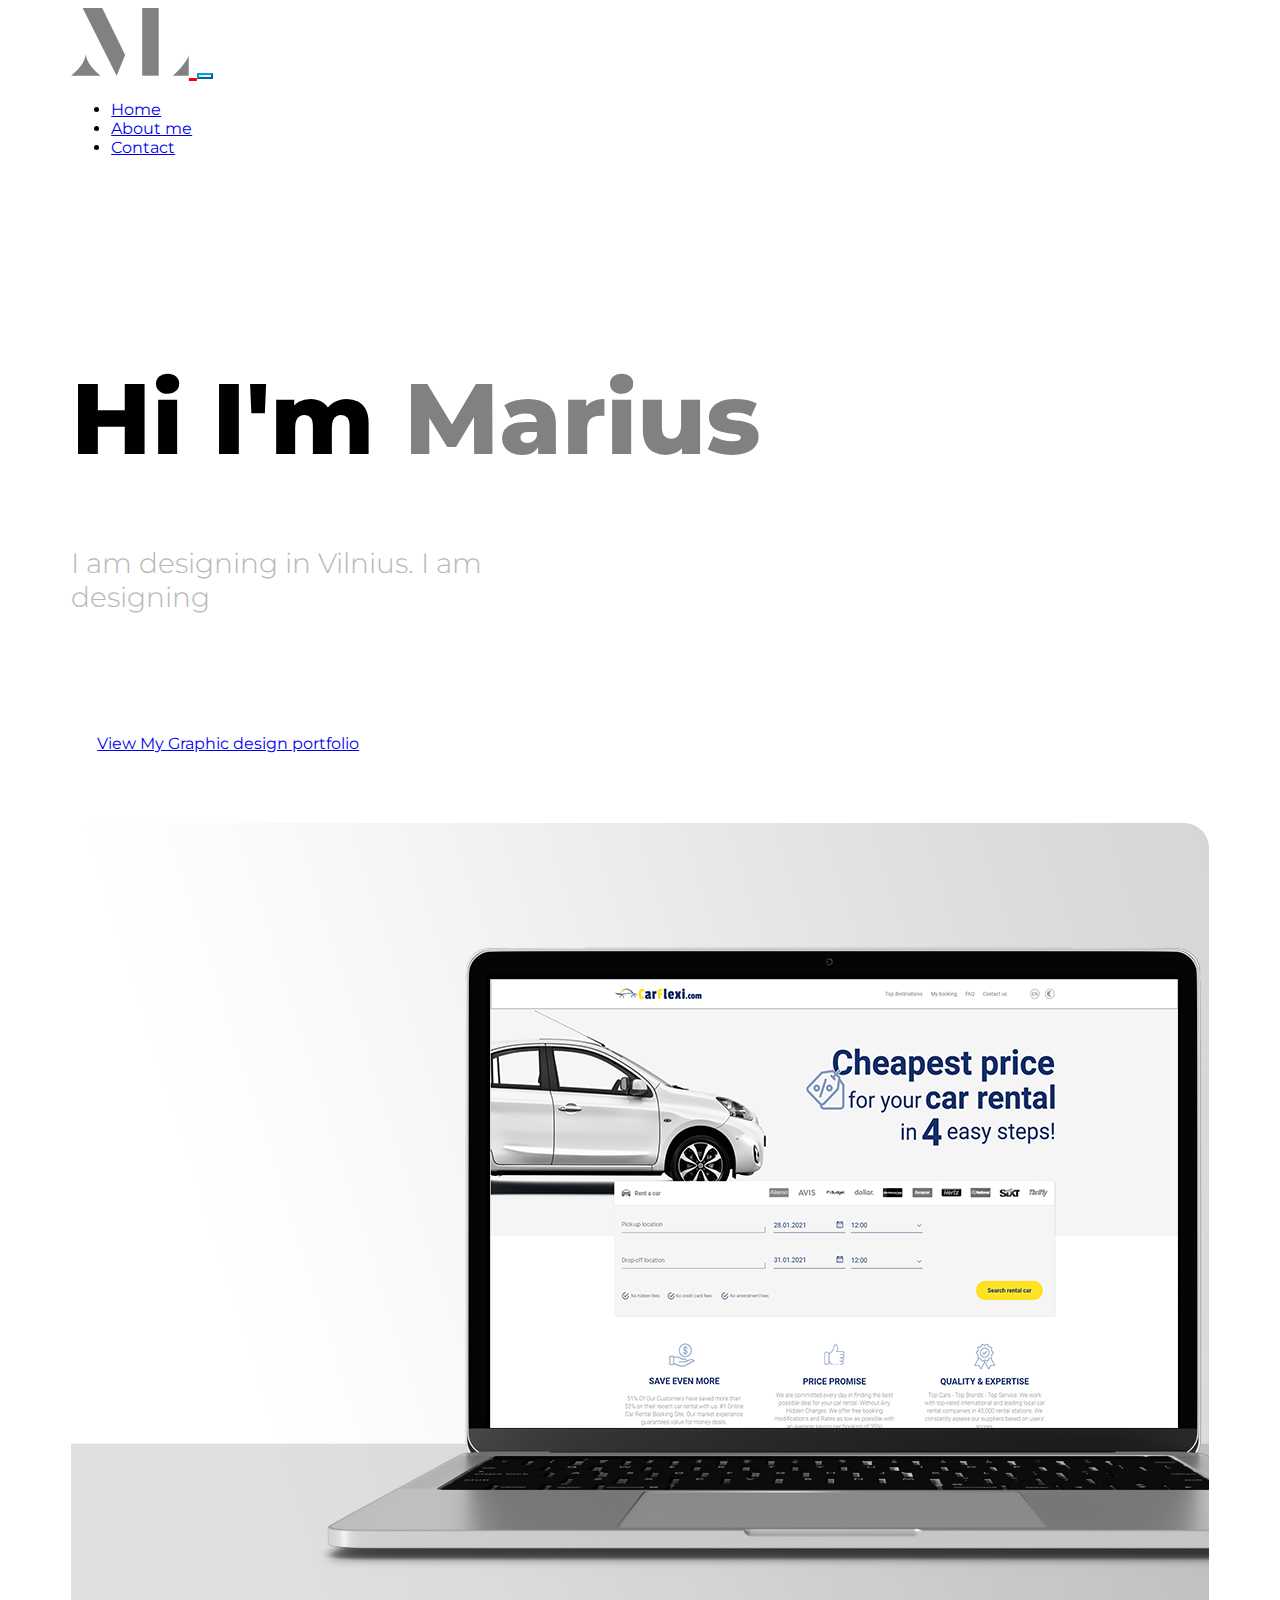
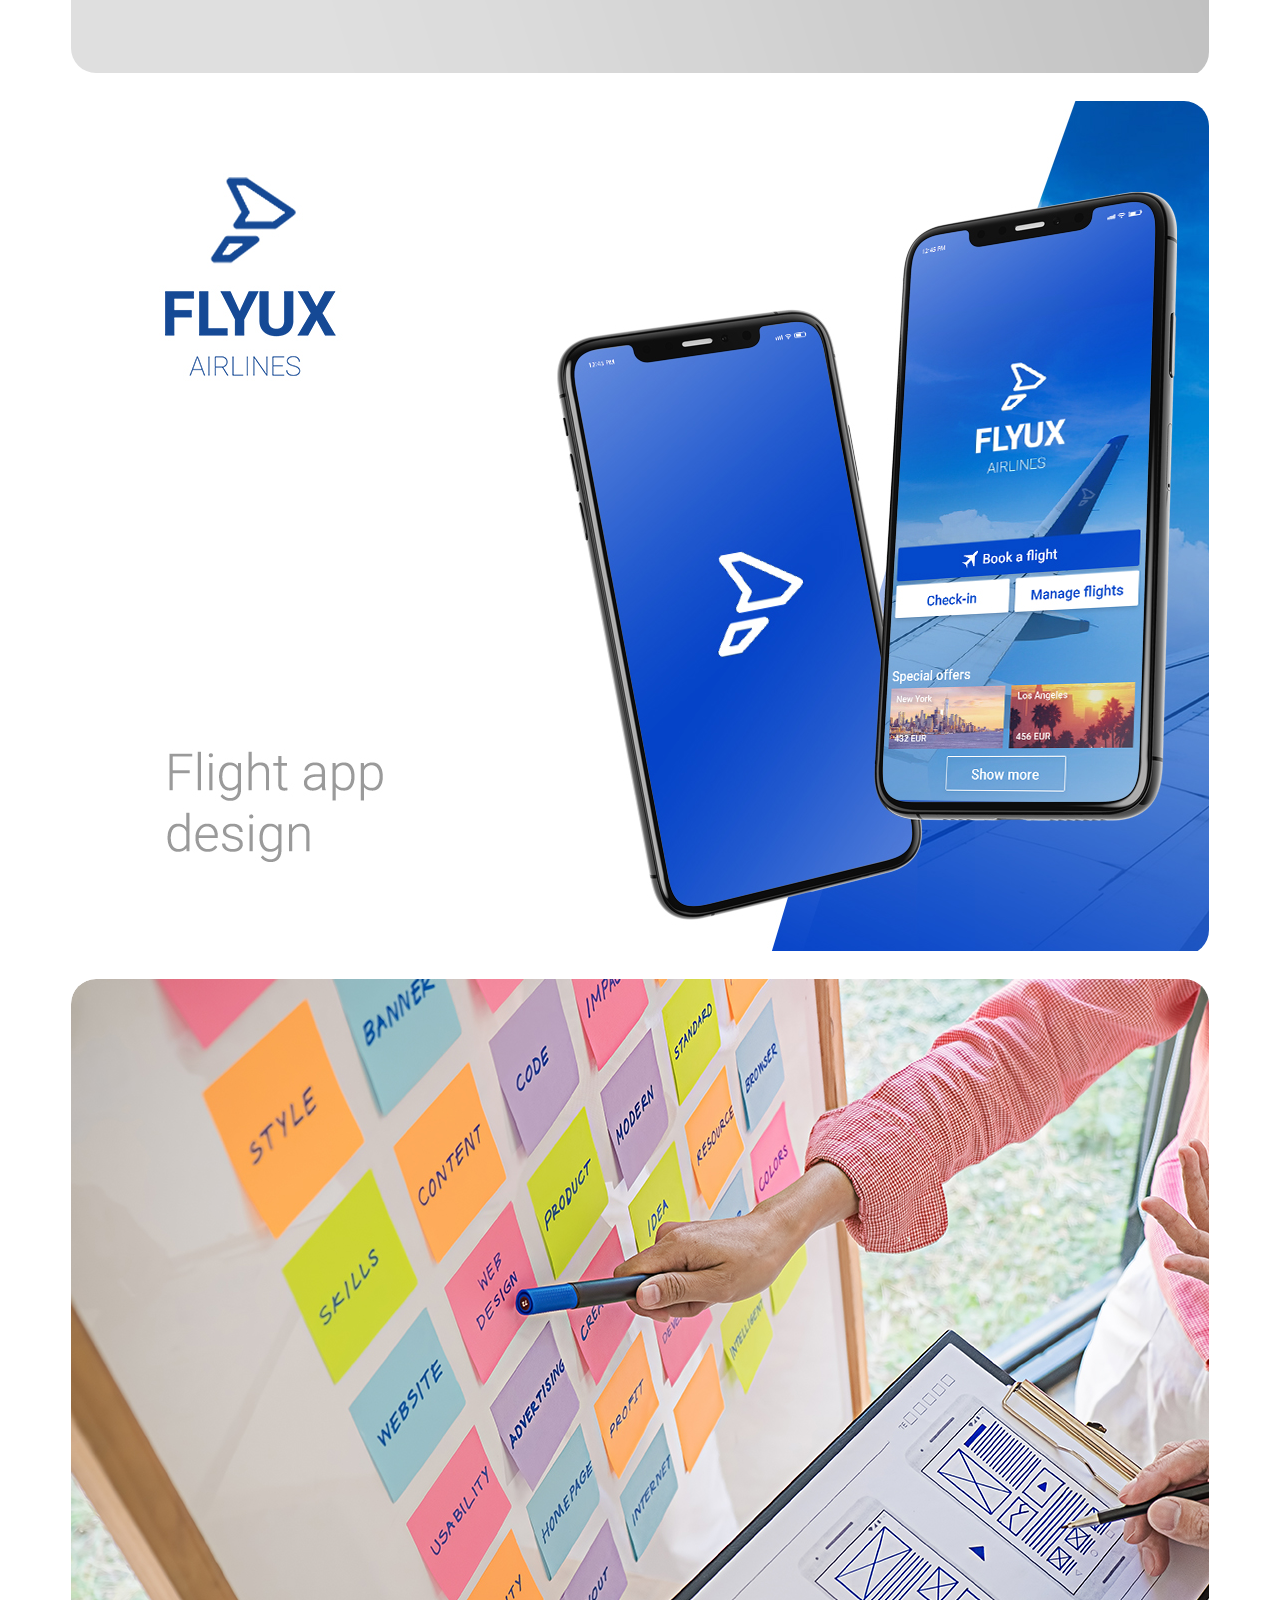
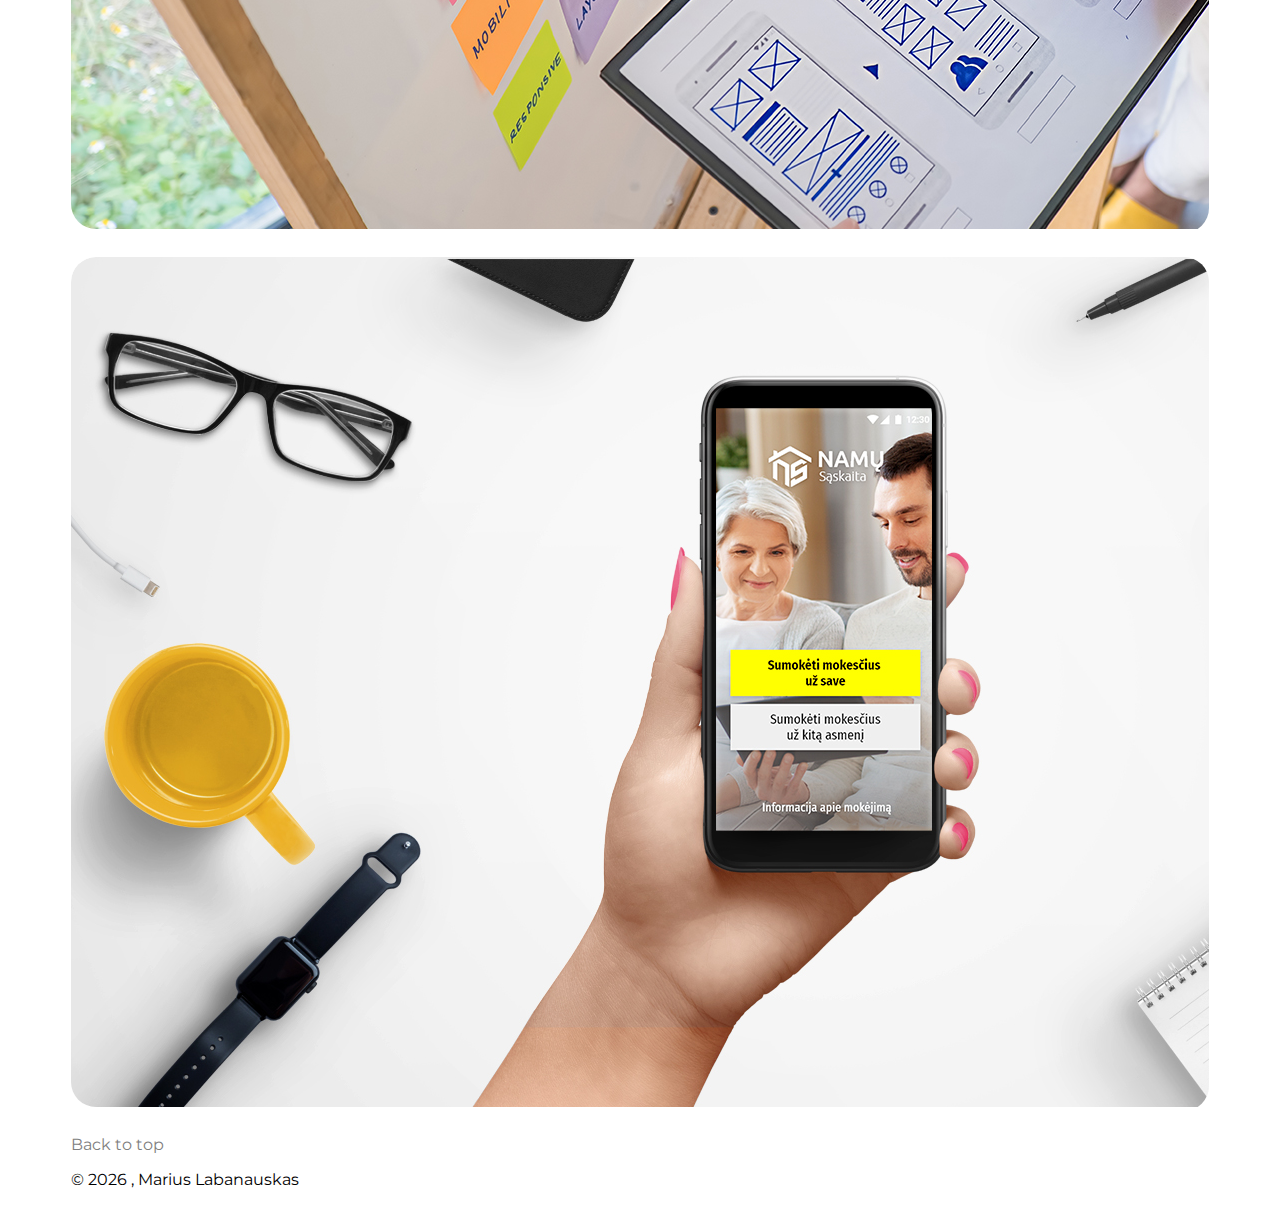
<file: index.html>
<!doctype html>
<html lang="en">
<head>
    <!-- Required meta tags -->
    <meta charset="utf-8">
    <meta name="viewport" content="width=device-width, initial-scale=1">

    <!-- Bootstrap CSS -->
    <link href="https://cdn.jsdelivr.net/npm/bootstrap@5.0.1/dist/css/bootstrap.min.css" rel="stylesheet"
          integrity="sha384-+0n0xVW2eSR5OomGNYDnhzAbDsOXxcvSN1TPprVMTNDbiYZCxYbOOl7+AMvyTG2x" crossorigin="anonymous">
    <link rel="stylesheet" type="text/css" href="css/style.css">

    <!-- Fonts link -->
    <link href="https://fonts.googleapis.com/css2?family=Lato:wght@100;300;400;700;900&display=swap" rel="stylesheet">
    <link href="https://fonts.googleapis.com/css2?family=Inter:wght@100;200;300;400;500;600;700;800;900&display=swap"
          rel="stylesheet">
    <link href="https://fonts.googleapis.com/css2?family=Ubuntu:ital,wght@0,300;0,400;0,500;0,700;1,300;1,400;1,500;1,700&display=swap"
          rel="stylesheet">
    <link href="https://fonts.googleapis.com/css2?family=Zilla+Slab:ital,wght@0,300;0,400;0,500;0,600;0,700;1,300;1,400;1,500;1,600;1,700&display=swap"
          rel="stylesheet">
    <link href="https://fonts.googleapis.com/css2?family=Arvo:ital,wght@0,400;0,700;1,400;1,700&display=swap"
          rel="stylesheet">
    <link href="https://fonts.googleapis.com/css2?family=Poppins:ital,wght@0,100;0,200;0,300;0,400;0,500;0,600;0,700;0,800;0,900;1,100;1,200;1,300;1,400;1,500;1,600;1,700;1,800&display=swap"
          rel="stylesheet">
    <link href="https://fonts.googleapis.com/css2?family=Zen+Dots&display=swap" rel="stylesheet">
    <link rel="preconnect" href="https://fonts.gstatic.com">
    <link href="https://fonts.googleapis.com/css2?family=Montserrat:wght@100;200;300;500;600;800&display=swap"
          rel="stylesheet">

    <title>Marius portfolio</title>
</head>
<body>


<!-- Navigacijos pradžia -->
<nav class="navbar navbar-expand-lg navbar-light bg-light fixed-top">
    <div class="container-fluid">
        <a class="navbar-brand" href="index.html">
            <svg id="ml" xmlns="http://www.w3.org/2000/svg" width="117.71" height="67.7" viewBox="0 0 117.71 67.7">
                <path id="Path_1" data-name="Path 1"
                      d="M656.72,585.13h29.62s-14.55-10.85-14.81-22.22C671.53,562.91,672.17,573.13,656.72,585.13Z"
                      transform="translate(-656.72 -517.43)" fill="#818181"/>
                <path id="Path_2" data-name="Path 2" d="M758.6,585.13h15.83V564.32S773.79,571.09,758.6,585.13Z"
                      transform="translate(-656.72 -517.43)" fill="#818181"/>
                <path id="Path_3" data-name="Path 3" d="M11.62,0H31.19L54.17,46.89,45.66,67.7Z" fill="#818181"/>
                <rect id="Rectangle_1" data-name="Rectangle 1" width="16.51" height="67.7" transform="translate(71.19)"
                      fill="#818181"/>
            </svg>

        </a>
        <button class="navbar-toggler custom-toggler" type="button" data-bs-toggle="collapse"
                data-bs-target="#navbarNav" aria-controls="navbarNav" aria-expanded="false"
                aria-label="Toggle navigation">
            <span class="navbar-toggler-icon"></span>
        </button>
        <div class="collapse navbar-collapse" id="navbarNav">
            <ul class="navbar-nav">
                <li class="nav-item">
                    <a class="nav-link active" aria-current="page" href="index.html">Home</a>
                </li>
                <li class="nav-item">
                    <a class="nav-link" href="about.html">About me</a>
                </li>
                <li class="nav-item">
                    <a class="nav-link" href="contact.html">Contact</a>
                </li>
            </ul>
        </div>
    </div>
</nav>
<!-- Navigacijos pabaiga -->

<div class="parallax2">

    <div class="mycontainer">
        <main>
            <!-- Užrašo pradžia -->
            <section class="home">
                <div class="row">
                    <div class="col-lg-6 home-content">
                        <h1 class="home-title">Hi I'm <span>Marius</span></h1>
                        <p>I am designing in Vilnius. I am <br>designing <span class="element" data-text1="web design."
                                                                               data-text2="ux." data-text3="brands."
                                                                               data-loop="true"
                                                                               data-backdelay="1500"></span></p>
                    </div>
                  <div class="col-lg-6 offset-md-3 justify-content-center d-flex">
                    <a href="https://mariuslabas.portfoliobox.net/" target="_blank" type="button" role="button" class="btn btn-outline-secondary mt-4 mb-5">View My Graphic design portfolio</a>
                  </div>
                </div>
            </section>
            <!-- Užrašo pabaiga -->

            <!-- Čia prasideda projektų grid listas -->
            <section class="grid">
                <div class="row">
                    <!-- Pirmas projektas -->
                    <div class="col-sm-6 col-md-6 col-lg-6 item">
                        <a class="item-wrap" href="project1.html">
                            <div class="work-info">
                                <h3>Web svetainės rebrandingas</h3>
                                <span>www.Carflexi.com</span>
                            </div>
                            <img class="img-fluid" src="img/carflex.png">
                        </a>
                    </div>
                    <!-- Pirmo projekto pabaiga -->

                    <!-- Antras projektas -->
                    <div class="col-sm-6 col-md-6 col-lg-6 item">
                        <a class="item-wrap" href="project2.html">
                            <div class="work-info">
                                <h3>Flight app ui design</h3>
                                <span>FLyux</span>
                            </div>
                            <img class="img-fluid" src="img/fly.jpg">
                        </a>
                    </div>
                    <!-- Antras projekto pabaiga -->

                    <!-- Trečias projektas -->
                    <div class="col-sm-6 col-md-6 col-lg-6 item">
                        <a class="item-wrap" href="project3.html">
                            <div class="work-info">
                                <h3>Dizaino sprintas</h3>
                                <span>Asanų appso prototipas </span>
                            </div>
                            <img class="img-fluid" src="img/sprint.jpg">
                        </a>
                    </div>
                    <!-- Trečias projekto pabaiga -->

                    <!-- Ketvirtas projektas -->
                    <div class="col-sm-6 col-md-6 col-lg-6 item">
                        <a class="item-wrap" href="project4.html">
                            <div class="work-info">
                                <h3>UX dizaino sprendimas</h3>
                                <span>Namų sąskaita</span>
                            </div>
                            <img class="img-fluid" src="img/ns.jpg">
                        </a>
                    </div>
                    <!-- Ketvirtas projekto pabaiga -->
                </div>
            </section>
            <!-- Čia pasibaigia projektų grid listas -->
        </main>

        <footer class="py-5">
            <p class="float-end">
                <a class="back" href="#">Back to top</a>
            </p>

            <p>
                &copy;
                <script>new Date().getFullYear() > document.write(new Date().getFullYear());</script>
                , Marius Labanauskas
            </p>
        </footer>


    </div>

    <script src="https://code.jquery.com/jquery-3.6.0.slim.min.js"
            integrity="sha256-u7e5khyithlIdTpu22PHhENmPcRdFiHRjhAuHcs05RI=" crossorigin="anonymous"></script>
    <script src="https://cdn.jsdelivr.net/npm/bootstrap@5.0.1/dist/js/bootstrap.bundle.min.js"
            integrity="sha384-gtEjrD/SeCtmISkJkNUaaKMoLD0//ElJ19smozuHV6z3Iehds+3Ulb9Bn9Plx0x4"
            crossorigin="anonymous"></script>
    <script type="text/javascript" src="js/typed.js"></script>
    <script type="text/javascript" src="js/main.js"></script>

</body>
</html>
</file>
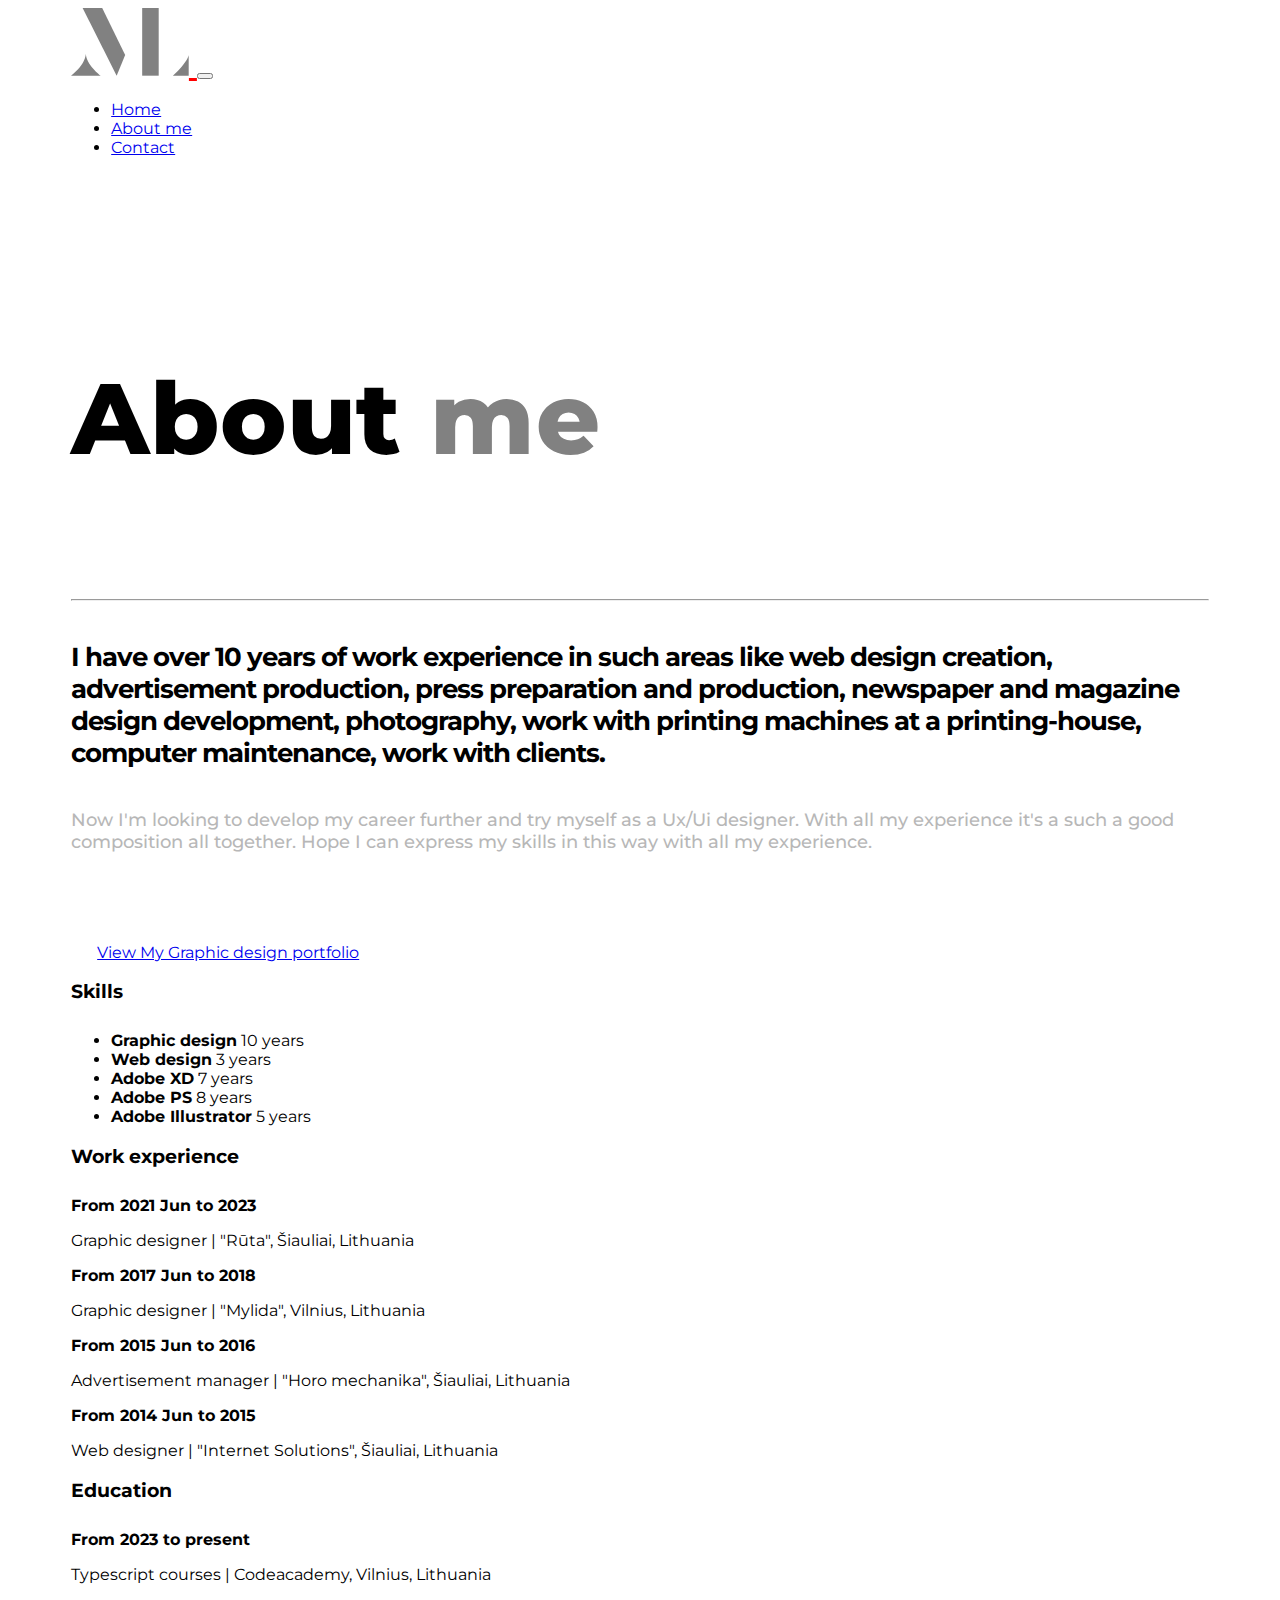
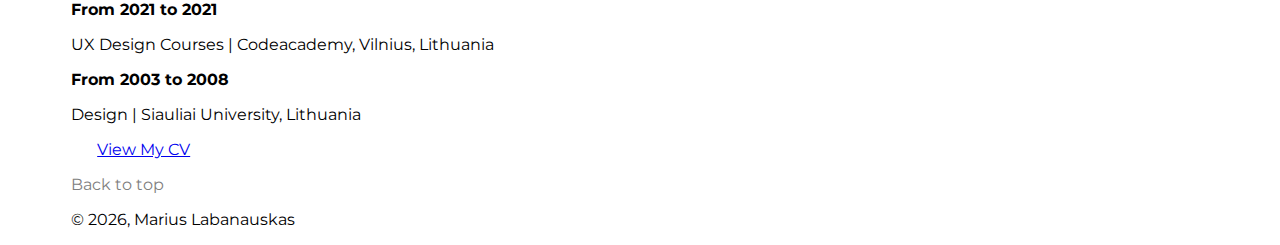
<file: about.html>
<!doctype html>
<html lang="en">
<head>
  <!-- Required meta tags -->
  <meta charset="utf-8">
  <meta name="viewport" content="width=device-width, initial-scale=1">

  <!-- Bootstrap CSS -->
  <link href="https://cdn.jsdelivr.net/npm/bootstrap@5.0.1/dist/css/bootstrap.min.css" rel="stylesheet" integrity="sha384-+0n0xVW2eSR5OomGNYDnhzAbDsOXxcvSN1TPprVMTNDbiYZCxYbOOl7+AMvyTG2x" crossorigin="anonymous">
  <link rel="stylesheet" type="text/css" href="css/style.css">

  <!-- Fonts link -->
  <link href="https://fonts.googleapis.com/css2?family=Lato:wght@100;300;400;700;900&display=swap" rel="stylesheet">
  <link href="https://fonts.googleapis.com/css2?family=Inter:wght@100;200;300;400;500;600;700;800;900&display=swap" rel="stylesheet">
  <link href="https://fonts.googleapis.com/css2?family=Ubuntu:ital,wght@0,300;0,400;0,500;0,700;1,300;1,400;1,500;1,700&display=swap" rel="stylesheet">
  <link href="https://fonts.googleapis.com/css2?family=Zilla+Slab:ital,wght@0,300;0,400;0,500;0,600;0,700;1,300;1,400;1,500;1,600;1,700&display=swap" rel="stylesheet">
  <link href="https://fonts.googleapis.com/css2?family=Arvo:ital,wght@0,400;0,700;1,400;1,700&display=swap" rel="stylesheet">
  <link href="https://fonts.googleapis.com/css2?family=Poppins:ital,wght@0,100;0,200;0,300;0,400;0,500;0,600;0,700;0,800;0,900;1,100;1,200;1,300;1,400;1,500;1,600;1,700;1,800&display=swap" rel="stylesheet">
  <link href="https://fonts.googleapis.com/css2?family=Zen+Dots&display=swap" rel="stylesheet">
  <link rel="preconnect" href="https://fonts.gstatic.com">
  <link href="https://fonts.googleapis.com/css2?family=Montserrat:wght@100;200;300;500;600;800&display=swap" rel="stylesheet">

  <title>My portfolio</title>
</head>
<body>


    <!-- Navigacijos pradžia -->
    <nav class="navbar navbar-expand-lg navbar-light bg-light fixed-top">
      <div class="container-fluid">
        <a class="navbar-brand" href="index.html">
          <svg id="ml" xmlns="http://www.w3.org/2000/svg" width="117.71" height="67.7" viewBox="0 0 117.71 67.7">
  <path id="Path_1" data-name="Path 1" d="M656.72,585.13h29.62s-14.55-10.85-14.81-22.22C671.53,562.91,672.17,573.13,656.72,585.13Z" transform="translate(-656.72 -517.43)" fill="#818181"/>
  <path id="Path_2" data-name="Path 2" d="M758.6,585.13h15.83V564.32S773.79,571.09,758.6,585.13Z" transform="translate(-656.72 -517.43)" fill="#818181"/>
  <path id="Path_3" data-name="Path 3" d="M11.62,0H31.19L54.17,46.89,45.66,67.7Z" fill="#818181"/>
  <rect id="Rectangle_1" data-name="Rectangle 1" width="16.51" height="67.7" transform="translate(71.19)" fill="#818181"/>
</svg>
       </a>
        <button class="navbar-toggler" type="button" data-bs-toggle="collapse" data-bs-target="#navbarNav" aria-controls="navbarNav" aria-expanded="false" aria-label="Toggle navigation">
          <span class="navbar-toggler-icon"></span>
        </button>
        <div class="collapse navbar-collapse" id="navbarNav">
          <ul class="navbar-nav">
            <li class="nav-item">
              <a class="nav-link" aria-current="page" href="index.html">Home</a>
            </li>
            <li class="nav-item">
              <a class="nav-link active" href="about.html">About me</a>
            </li>
            <li class="nav-item">
              <a class="nav-link" href="contact.html">Contact</a>
            </li>
          </ul>
        </div>
      </div>
    </nav>
    <!-- Navigacijos pabaiga -->
    
<div class="mycontainer">
    <main>
    <!-- Užrašo pradžia -->  
      <section class="home">
        <div class="row">
          <div class="col-md-8 col-lg-8 offset-md-2 offset-lg-2 home-content text-center">
            <h1 class="home-title">About <span>me</span></h1>
          </div>
        </div>
      </section>
      <!-- Užrašo pabaiga -->
      <hr class="col-md-6 offset-md-3">

      <div class="row">
        <div class="col-md-8 col-lg-8 offset-md-2 offset-lg-2 home-content text-center about-text">
          <h2 class="subtitle top_40">I have over 10 years of work experience in such areas like web design creation, advertisement production, press preparation and production, newspaper and magazine design development, photography, work with printing machines at a printing-house, computer maintenance, work with clients. </h2>
          <p>Now I'm looking to develop my career further and try myself as a Ux/Ui designer. With all my experience it's a such a good composition all together. Hope I can express my skills in this way with all my experience. </p>
        </div>
      </div>

      <div class="row">
        <div class="col-md-5 offset-md-3 justify-content-center d-flex">
          <a href="https://mariuslabas.portfoliobox.net/" target="_blank" type="button" role="button" class="btn btn-outline-secondary mt-4 mb-5">View My Graphic design portfolio</a>
        </div>
      </div>

      <div class="row exp-title">

        <div class="col-md-3 order-2">
          <h3>Skills</h3>
          <ul class="list-unstyled">

            <li class="mb-3">
              <div class="d-flex">
                <strong>Graphic design</strong>
                <span class="ms-auto">10 years</span>
              </div>
              <div class="progress">
                <div class="progress-bar" role="progressbar" style="width: 100%" aria-valuenow="100" aria-valuemin="0" aria-valuemax="100"></div>
              </div>
            </li>

            <li class="mb-3">
              <div class="d-flex">
                <strong>Web design</strong>
                <span class="ms-auto">3 years</span>
              </div>
              <div class="progress">
                <div class="progress-bar" role="progressbar" style="width: 80%" aria-valuenow="80" aria-valuemin="0" aria-valuemax="100"></div>
              </div>
            </li>

            <li class="mb-3">
              <div class="d-flex">
                <strong>Adobe XD</strong>
                <span class="ms-auto">7 years</span>
              </div>
              <div class="progress">
                <div class="progress-bar" role="progressbar" style="width: 70%" aria-valuenow="70" aria-valuemin="0" aria-valuemax="100"></div>
              </div>
            </li>

            <li class="mb-3">
              <div class="d-flex">
                <strong>Adobe PS</strong>
                <span class="ms-auto">8 years</span>
              </div>
              <div class="progress">
                <div class="progress-bar" role="progressbar" style="width: 90%" aria-valuenow="90" aria-valuemin="0" aria-valuemax="100"></div>
              </div>
            </li>

            <li class="mb-3">
              <div class="d-flex">
                <strong>Adobe Illustrator</strong>
                <span class="ms-auto">5 years</span>
              </div>
              <div class="progress">
                <div class="progress-bar" role="progressbar" style="width: 60%" aria-valuenow="60" aria-valuemin="0" aria-valuemax="100"></div>
              </div>
            </li>

          </ul>
        </div>


        <div class="col-md-5 offset-md-2 education">
          <h3>Work experience</h3>
          <p class="nopad"><strong>From 2021 Jun to 2023</strong></p>
          <p>Graphic designer | "Rūta", Šiauliai, Lithuania</p>
          <p class="nopad"><strong>From 2017 Jun to 2018</strong></p>
          <p>Graphic designer | "Mylida", Vilnius, Lithuania</p>
          <p class="nopad"><strong>From 2015 Jun to 2016</strong></p>
          <p>Advertisement manager | "Horo mechanika", Šiauliai, Lithuania</p>
          <p class="nopad"><strong>From 2014 Jun to 2015</strong></p>
          <p>Web designer | "Internet Solutions", Šiauliai, Lithuania</p>

          <h3 class="mt-5">Education</h3>
          <p class="nopad"><strong>From 2023 to present</strong></p>
          <p>Typescript courses | Codeacademy, Vilnius, Lithuania</p>
          <p class="nopad"><strong>From 2021 to 2021</strong></p>
          <p>UX Design Courses | Codeacademy, Vilnius, Lithuania</p>
          <p class="nopad"><strong>From 2003 to 2008</strong></p>
          <p> Design | Siauliai University, Lithuania</p>
        </div>
      </div>


      <div class="row">
        <div class="col-md-5 offset-md-2">
          <a href="img/cv.pdf" target="_blank" type="button" role="button" class="btn btn-outline-secondary mt-4 mb-5">View My CV</a>
        </div>
      </div>



    </main>

    <footer class="py-5">
      <p class="float-end">
        <a class="back" href="#">Back to top</a>
      </p>

      <p>
        &copy; <script>new Date().getFullYear()>document.write(new Date().getFullYear());</script>, Marius Labanauskas
      </p>
    </footer>







  </div>

  <script src="https://code.jquery.com/jquery-3.6.0.slim.min.js" integrity="sha256-u7e5khyithlIdTpu22PHhENmPcRdFiHRjhAuHcs05RI=" crossorigin="anonymous"></script>
  <script src="https://cdn.jsdelivr.net/npm/bootstrap@5.0.1/dist/js/bootstrap.bundle.min.js" integrity="sha384-gtEjrD/SeCtmISkJkNUaaKMoLD0//ElJ19smozuHV6z3Iehds+3Ulb9Bn9Plx0x4" crossorigin="anonymous"></script>
  <script type="text/javascript" src="js/typed.js"></script>
  <script type="text/javascript" src="js/main.js"></script>

</body>
</html>
</file>
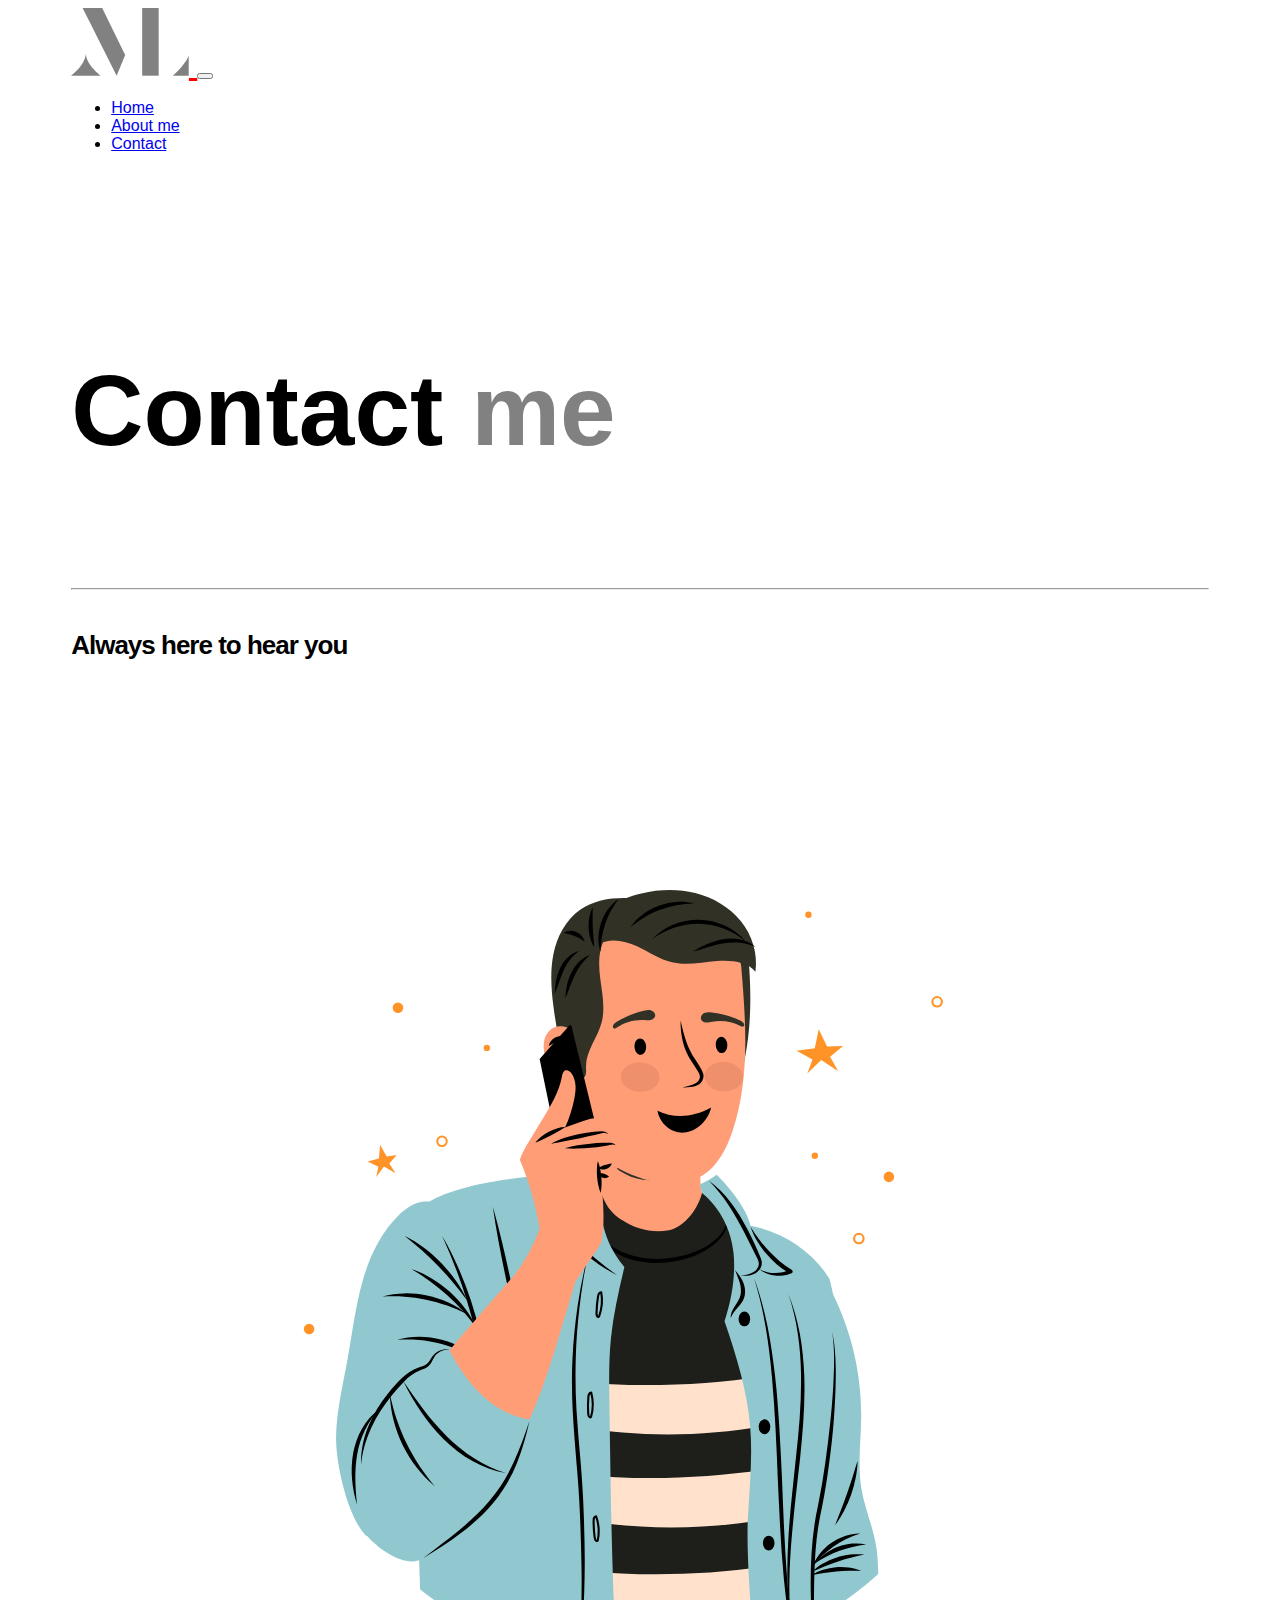
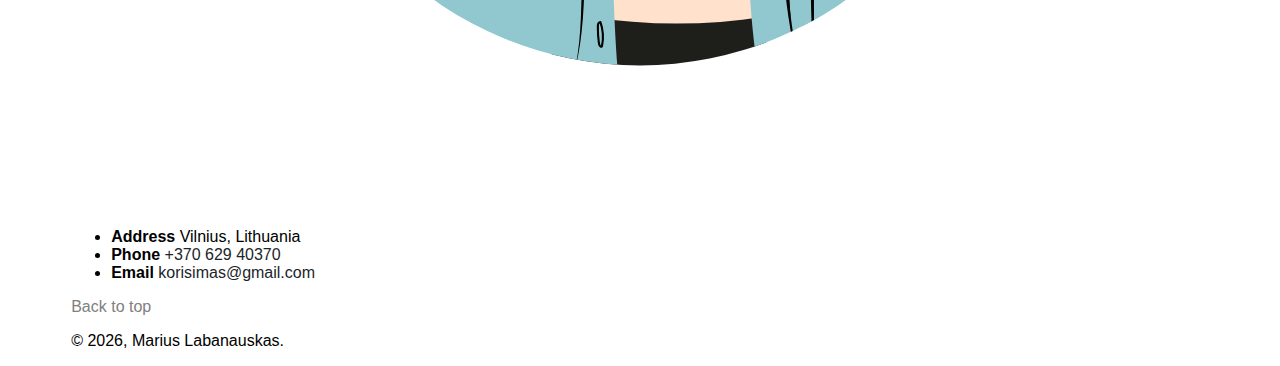
<file: contact.html>
<!doctype html>
<html lang="en">
<head>
  <!-- Required meta tags -->
  <meta charset="utf-8">
  <meta name="viewport" content="width=device-width, initial-scale=1">

  <!-- Bootstrap CSS -->
  <link href="https://cdn.jsdelivr.net/npm/bootstrap@5.0.1/dist/css/bootstrap.min.css" rel="stylesheet" integrity="sha384-+0n0xVW2eSR5OomGNYDnhzAbDsOXxcvSN1TPprVMTNDbiYZCxYbOOl7+AMvyTG2x" crossorigin="anonymous">
  <link rel="stylesheet" type="text/css" href="css/font-awesome.css">
  <link rel="stylesheet" type="text/css" href="css/style.css">

  <!-- Fonts link -->
  <link href="https://fonts.googleapis.com/css2?family=Lato:wght@100;300;400;700;900&display=swap" rel="stylesheet">
  <link href="https://fonts.googleapis.com/css2?family=Inter:wght@100;200;300;400;500;600;700;800;900&display=swap" rel="stylesheet">
  <link href="https://fonts.googleapis.com/css2?family=Ubuntu:ital,wght@0,300;0,400;0,500;0,700;1,300;1,400;1,500;1,700&display=swap" rel="stylesheet">
  <link href="https://fonts.googleapis.com/css2?family=Zilla+Slab:ital,wght@0,300;0,400;0,500;0,600;0,700;1,300;1,400;1,500;1,600;1,700&display=swap" rel="stylesheet">
  <link href="https://fonts.googleapis.com/css2?family=Arvo:ital,wght@0,400;0,700;1,400;1,700&display=swap" rel="stylesheet">
  <link href="https://fonts.googleapis.com/css2?family=Poppins:ital,wght@0,100;0,200;0,300;0,400;0,500;0,600;0,700;0,800;0,900;1,100;1,200;1,300;1,400;1,500;1,600;1,700;1,800&display=swap" rel="stylesheet">
  <link href="https://fonts.googleapis.com/css2?family=Zen+Dots&display=swap" rel="stylesheet">
  

  <title>My portfolio</title>
</head>
<body>


    <!-- Navigacijos pradžia -->
    <nav class="navbar navbar-expand-lg navbar-light bg-light fixed-top">
      <div class="container-fluid">
        <a class="navbar-brand" href="index.html">
          <svg id="ml" xmlns="http://www.w3.org/2000/svg" width="117.71" height="67.7" viewBox="0 0 117.71 67.7">
            <path id="Path_1" data-name="Path 1" d="M656.72,585.13h29.62s-14.55-10.85-14.81-22.22C671.53,562.91,672.17,573.13,656.72,585.13Z" transform="translate(-656.72 -517.43)" fill="#818181"/>
            <path id="Path_2" data-name="Path 2" d="M758.6,585.13h15.83V564.32S773.79,571.09,758.6,585.13Z" transform="translate(-656.72 -517.43)" fill="#818181"/>
            <path id="Path_3" data-name="Path 3" d="M11.62,0H31.19L54.17,46.89,45.66,67.7Z" fill="#818181"/>
            <rect id="Rectangle_1" data-name="Rectangle 1" width="16.51" height="67.7" transform="translate(71.19)" fill="#818181"/>
          </svg>
        </a>
        <button class="navbar-toggler" type="button" data-bs-toggle="collapse" data-bs-target="#navbarNav" aria-controls="navbarNav" aria-expanded="false" aria-label="Toggle navigation">
          <span class="navbar-toggler-icon"></span>
        </button>
        <div class="collapse navbar-collapse" id="navbarNav">
          <ul class="navbar-nav">
            <li class="nav-item">
              <a class="nav-link" aria-current="page" href="index.html">Home</a>
            </li>
            <li class="nav-item">
              <a class="nav-link" href="about.html">About me</a>
            </li>
            <li class="nav-item">
              <a class="nav-link active" href="contact.html">Contact</a>
            </li>
          </ul>
        </div>
      </div>
    </nav>
    <!-- Navigacijos pabaiga -->
    
<div class="mycontainer">
    <main>
    <!-- Užrašo pradžia -->  
      <section class="home">
        <div class="row">
          <div class="col-md-8 col-lg-8 offset-md-2 offset-lg-2 home-content text-center">
            <h1 class="home-title">Contact <span>me</span></h1>
          </div>
        </div>
      </section>
      <!-- Užrašo pabaiga -->
      <hr class="col-md-6 offset-md-3">

      <div class="row">
        <div class="col-md-8 col-lg-8 offset-md-2 offset-lg-2 home-content text-center about-text">
          <h2 class="subtitle top_40">Always here to hear you</h2>
          <p></p>
        </div>
      </div>

      
      <div class="row project-lightbox">
        <figure class="col-md-5 col-lg-5 offset-md-2 offset-lg-2">
          <img class="img-fluid" src="img/as.svg">
        </figure>
        <div class="col-md-3 col-lg-3 align-self-center">
          <ul class="list-unstyled">
            <li class="mb-3">
              <strong class="d-block">Address</strong>
              <span> Vilnius, Lithuania</span>
            </li>
            <li class="mb-3">
              <strong class="d-block">Phone</strong>
              <a class="email" href="tel:+37062940370"><span>+370 629 40370</span></a>
            </li>
            <li class="mb-3">
              <strong class="d-block">Email</strong>
              <a class="email" href="mailto:korisimas@gmail.com"><span>korisimas@gmail.com</span></a>
            </li>
<!--            <li class="mb-3">-->
<!--              <strong class="d-block">Social media</strong>-->
<!--              <a class="email" href="" target="_blank"><span><i class="fa fa-linkedin" aria-hidden="true"></i></span></a>-->
<!--              <a class="email" href="" target="_blank"><span><i class="fa fa-behance" aria-hidden="true"></i></span></a>-->
<!--            </li>-->
          </ul>
        </div>
      </div>




      <!-- <div class="row">
        <form  method="post">

        <div class="col-md-4 offset-md-4">
          <input type="text" class="info" name="name" placeholder="Your name">
        </div>

        <div class="col-md-4 offset-md-4">
          <input type="text" class="info" name="email" placeholder="Your email">
        </div>

        <div class="col-md-4 col-lg-4 offset-md-4 offset-lg-4">
          <textarea placeholder="Parašyk man žinutę" class="message" name="message" rows="6"></textarea>
        </div>

        <div class="col-md-12 text-center">
          <input type="submit" value="Send" name="submit" class="btn btn-outline-secondary">
        </div>

        </form>
      </div> -->










    </main>

    <footer class="py-5">
      <p class="float-end">
        <a class="back" href="#">Back to top</a>
      </p>

      <p>
        &copy; <script>new Date().getFullYear()>document.write(new Date().getFullYear());</script>, Marius Labanauskas.
      </p>
    </footer>







  </div>

  <script src="https://code.jquery.com/jquery-3.6.0.slim.min.js" integrity="sha256-u7e5khyithlIdTpu22PHhENmPcRdFiHRjhAuHcs05RI=" crossorigin="anonymous"></script>
  <script src="https://cdn.jsdelivr.net/npm/bootstrap@5.0.1/dist/js/bootstrap.bundle.min.js" integrity="sha384-gtEjrD/SeCtmISkJkNUaaKMoLD0//ElJ19smozuHV6z3Iehds+3Ulb9Bn9Plx0x4" crossorigin="anonymous"></script>
  <script type="text/javascript" src="js/typed.js"></script>
  <script type="text/javascript" src="js/main.js"></script>

</body>
</html>
</file>
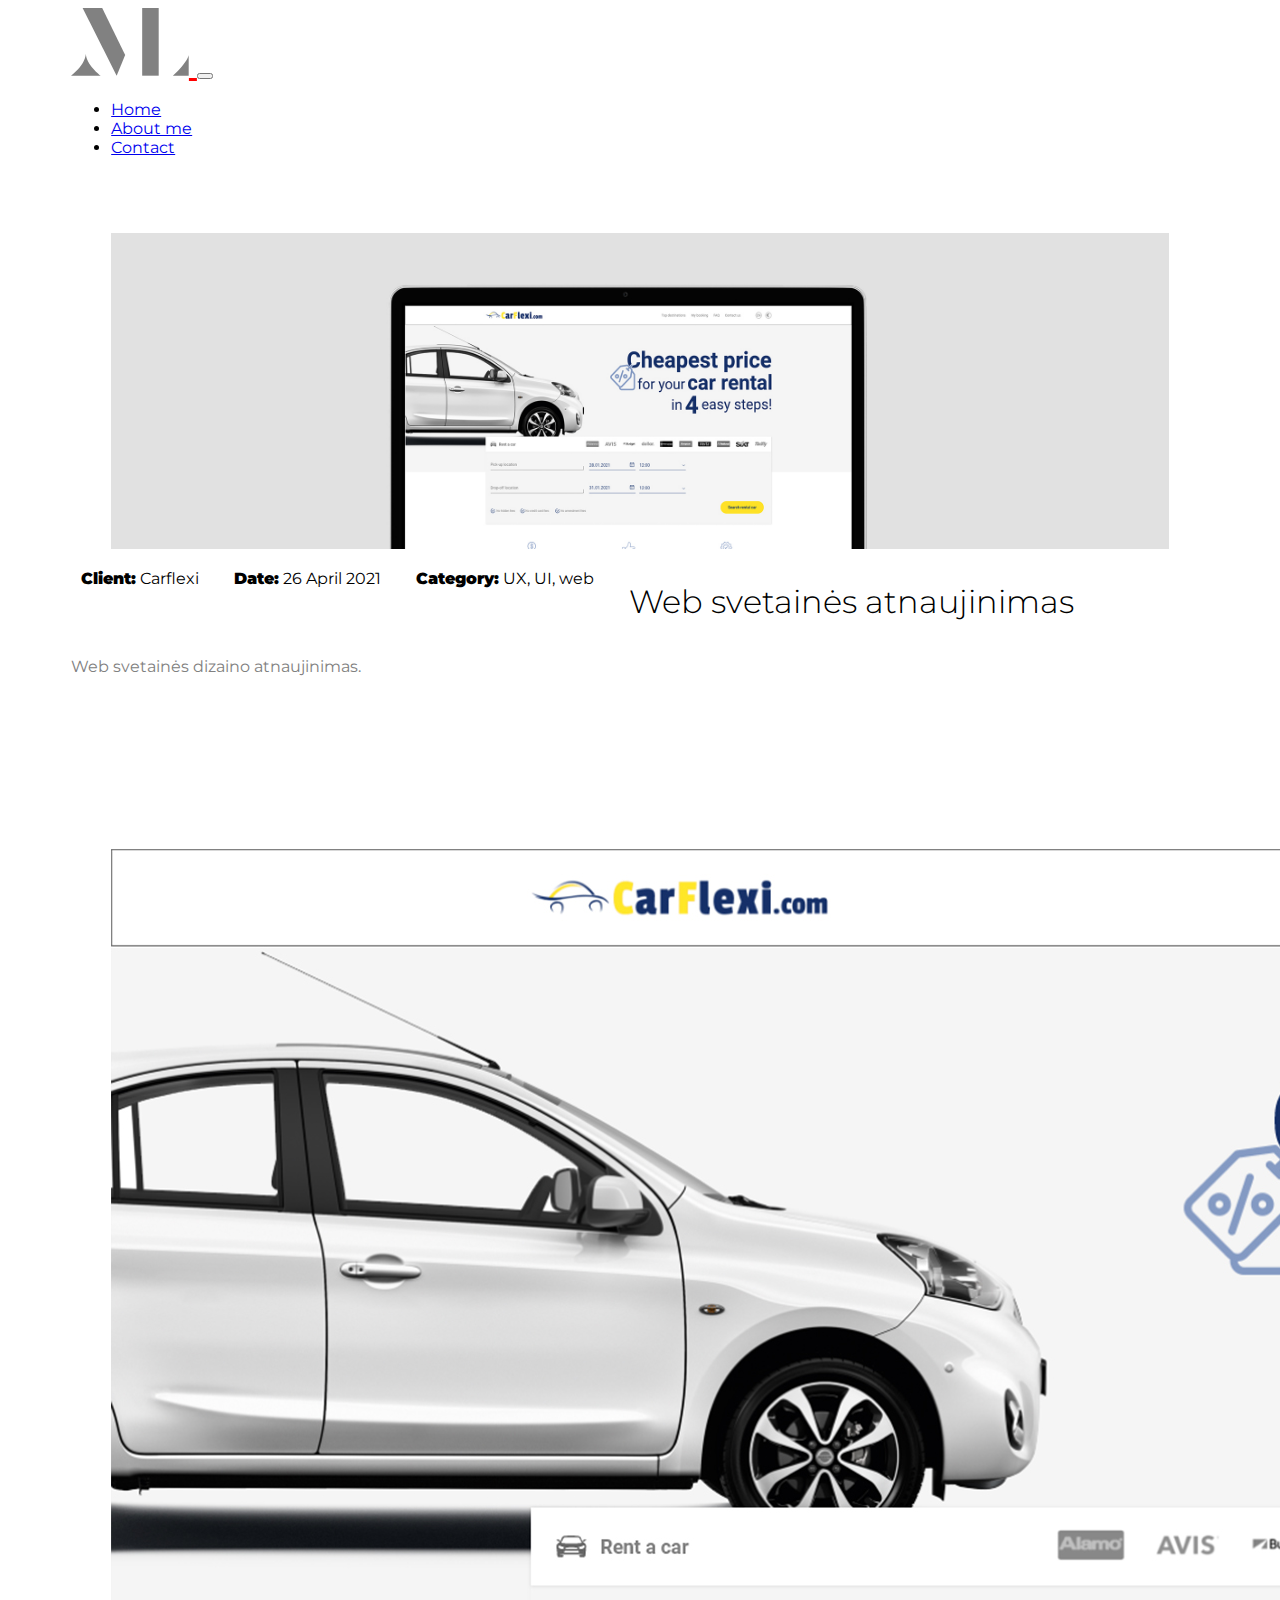
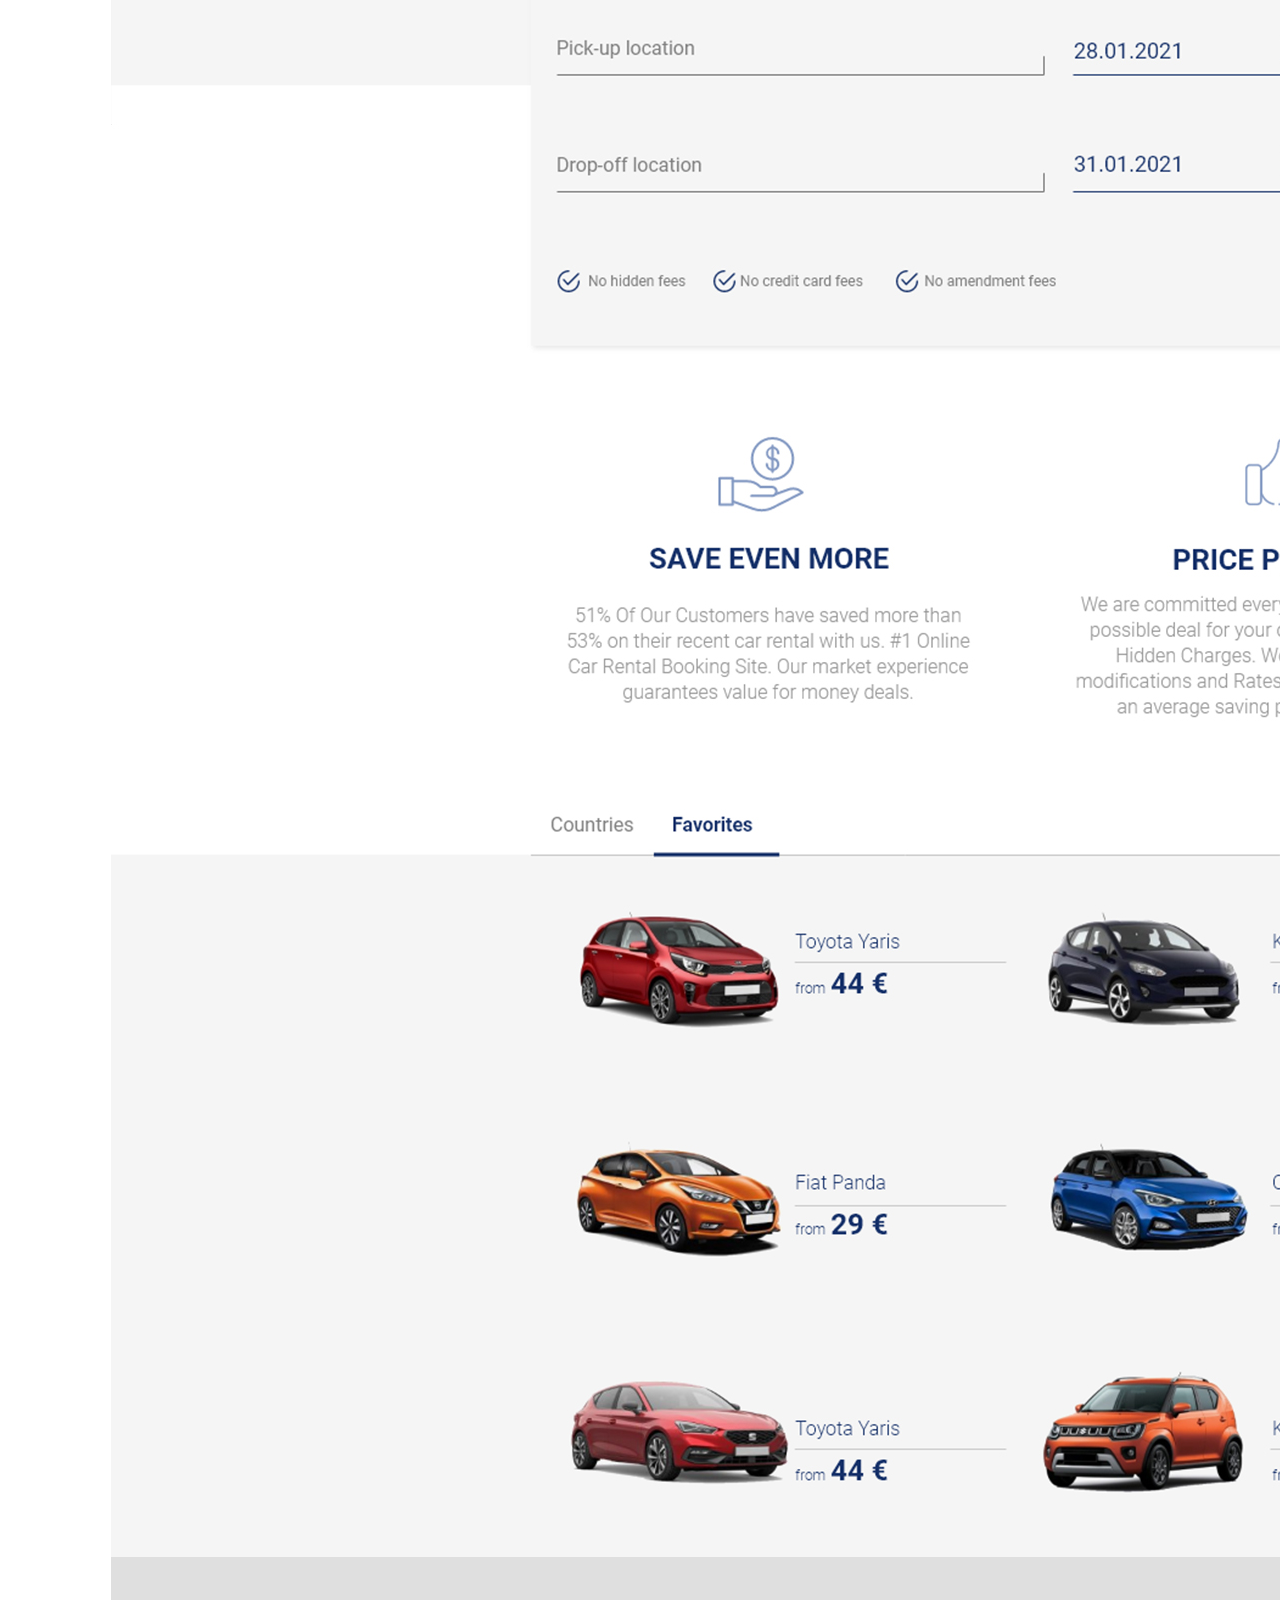
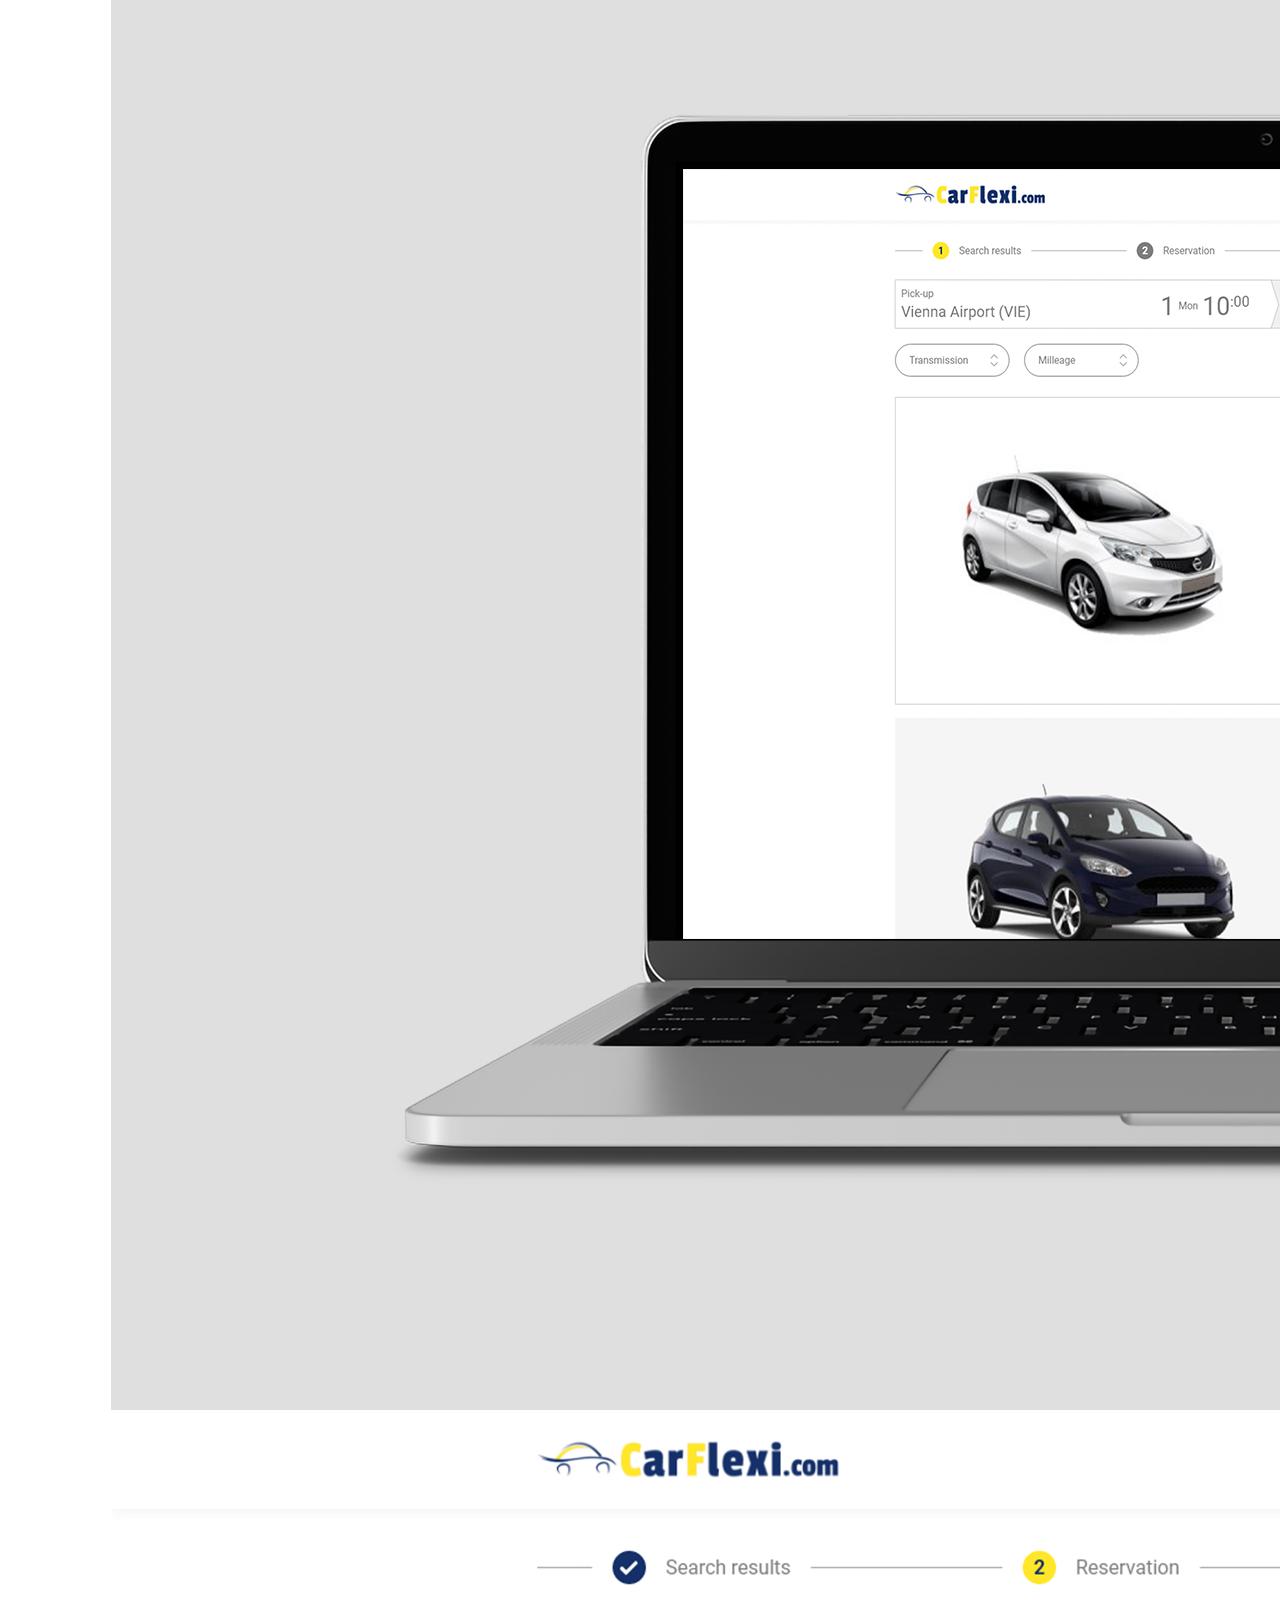
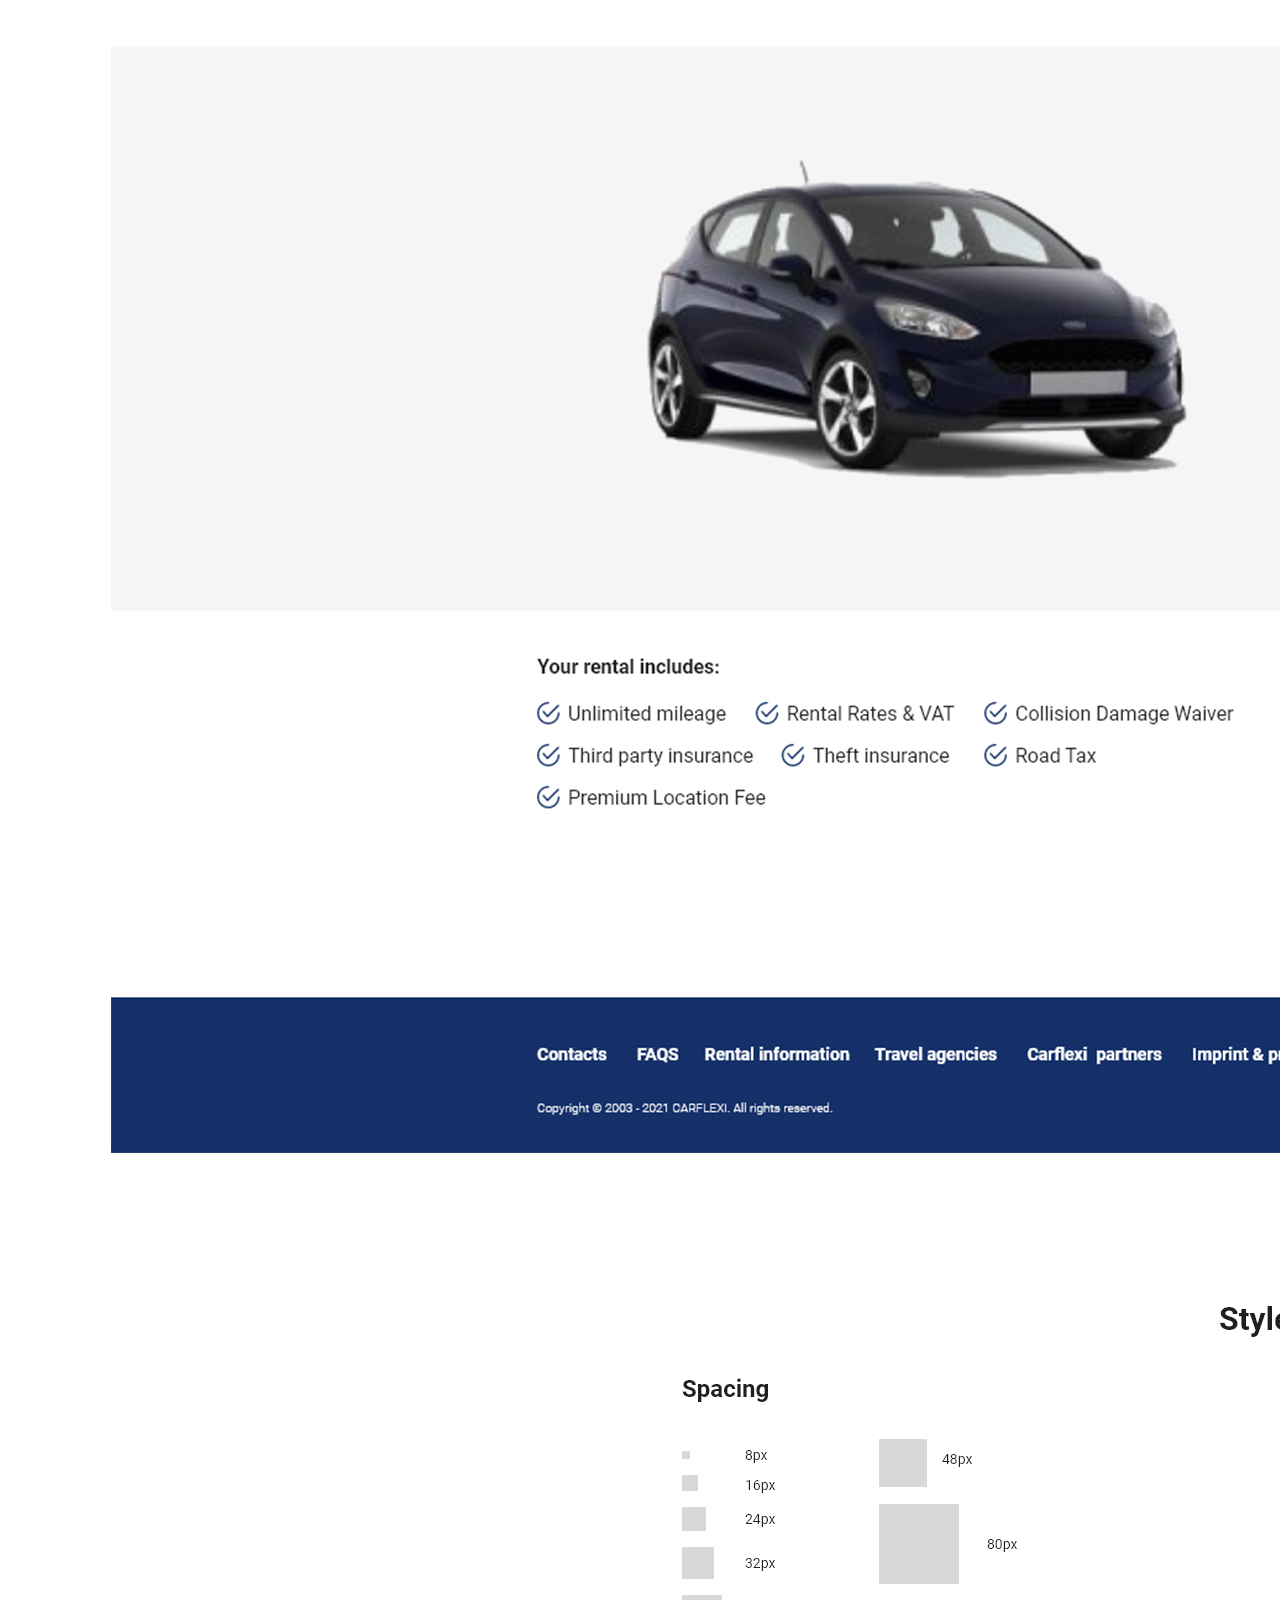
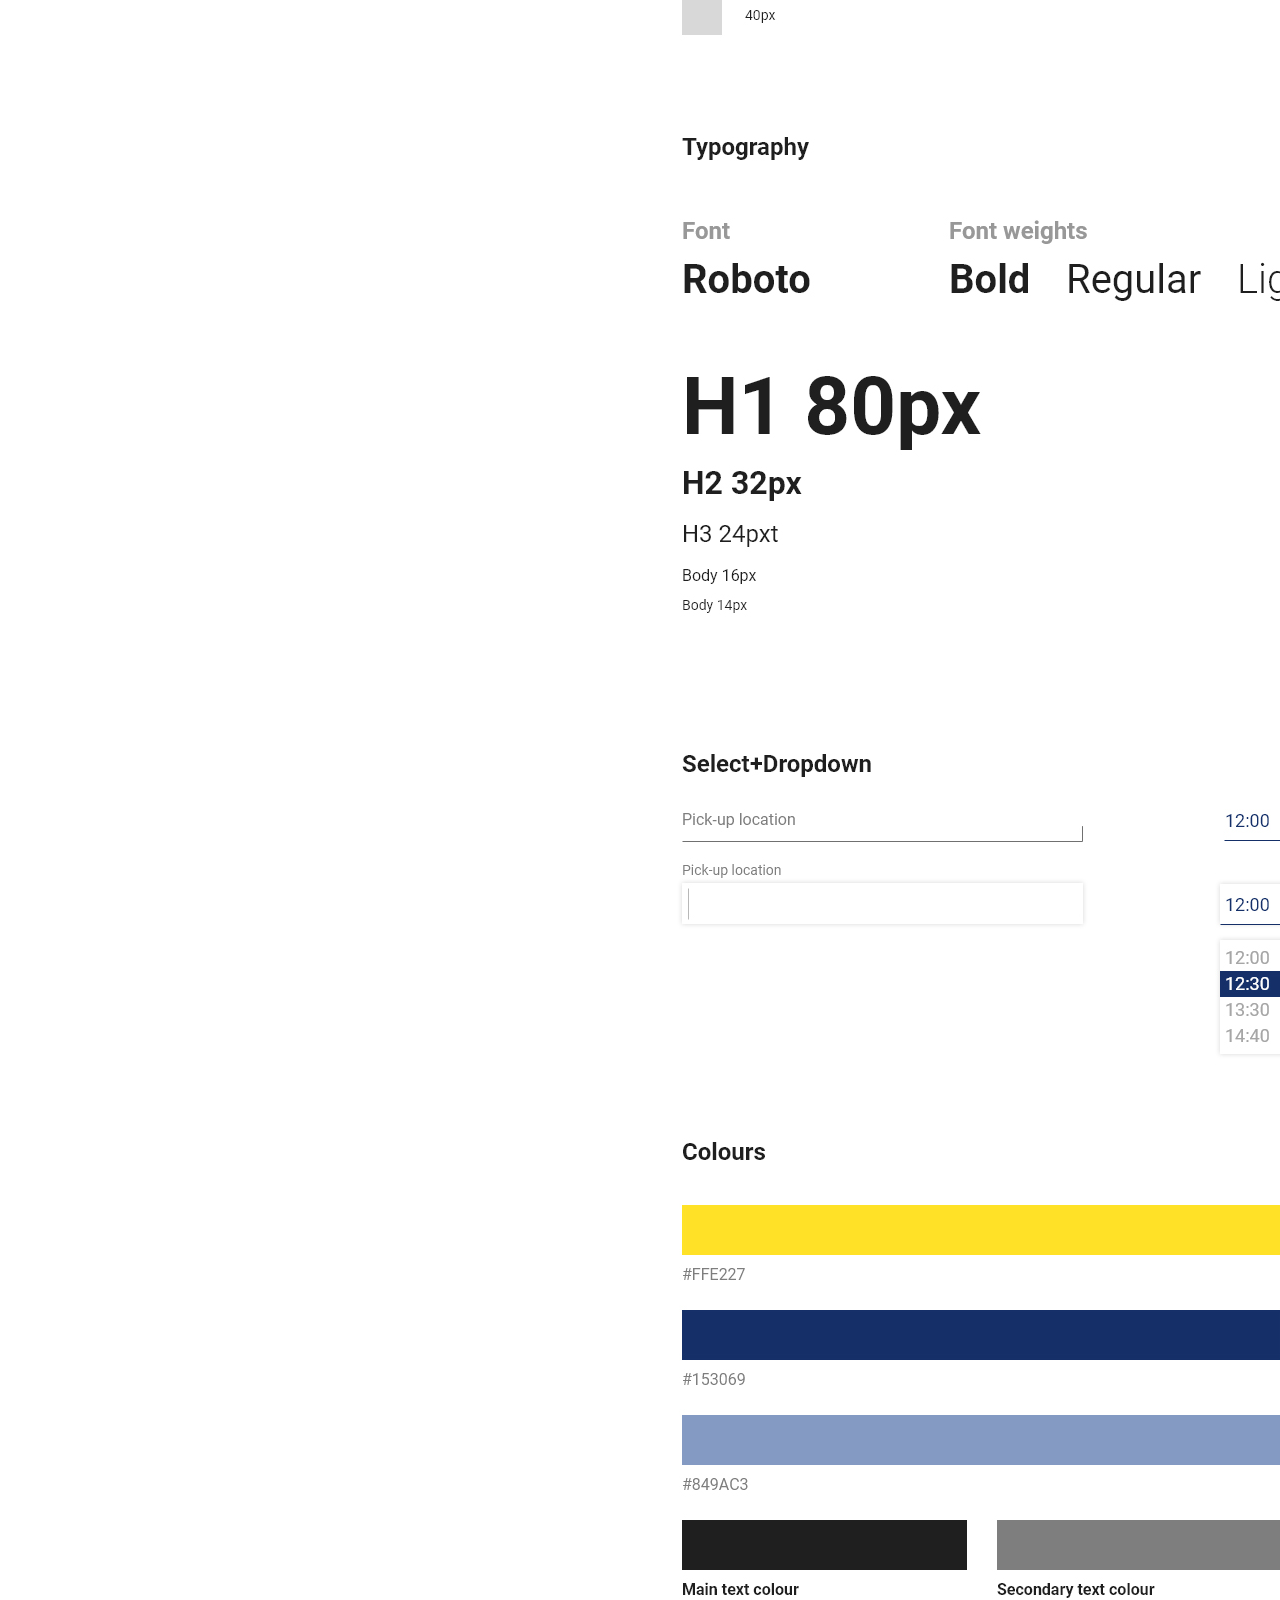
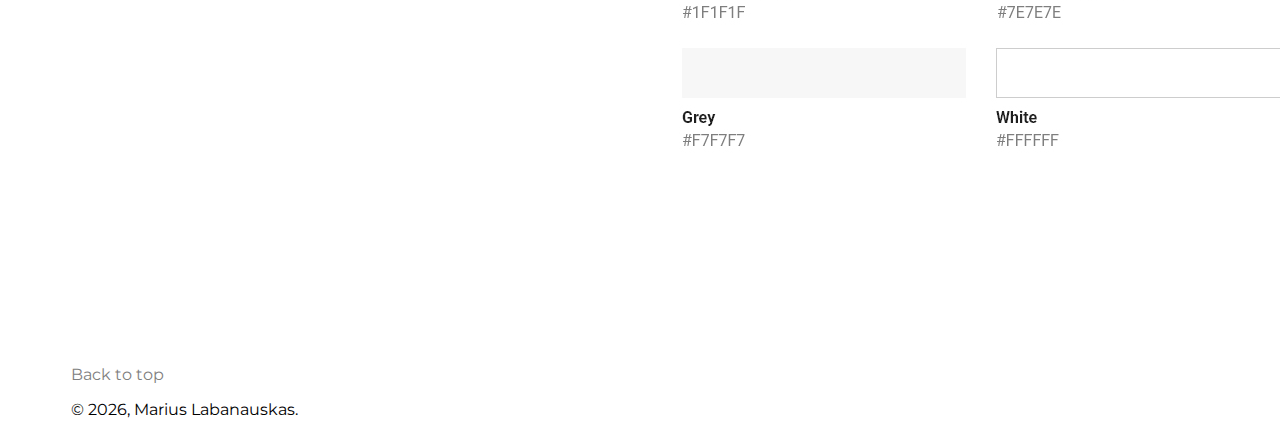
<file: project1.html>
<!doctype html>
<html lang="en">
<head>
  <!-- Required meta tags -->
  <meta charset="utf-8">
  <meta name="viewport" content="width=device-width, initial-scale=1">

  <!-- Bootstrap CSS -->
  <link href="https://cdn.jsdelivr.net/npm/bootstrap@5.0.1/dist/css/bootstrap.min.css" rel="stylesheet" integrity="sha384-+0n0xVW2eSR5OomGNYDnhzAbDsOXxcvSN1TPprVMTNDbiYZCxYbOOl7+AMvyTG2x" crossorigin="anonymous">
  <link rel="stylesheet" type="text/css" href="css/style.css">

  <!-- Fonts link -->
  <link href="https://fonts.googleapis.com/css2?family=Lato:wght@100;300;400;700;900&display=swap" rel="stylesheet">
  <link href="https://fonts.googleapis.com/css2?family=Inter:wght@100;200;300;400;500;600;700;800;900&display=swap" rel="stylesheet">
  <link href="https://fonts.googleapis.com/css2?family=Ubuntu:ital,wght@0,300;0,400;0,500;0,700;1,300;1,400;1,500;1,700&display=swap" rel="stylesheet">
  <link href="https://fonts.googleapis.com/css2?family=Zilla+Slab:ital,wght@0,300;0,400;0,500;0,600;0,700;1,300;1,400;1,500;1,600;1,700&display=swap" rel="stylesheet">
  <link href="https://fonts.googleapis.com/css2?family=Arvo:ital,wght@0,400;0,700;1,400;1,700&display=swap" rel="stylesheet">
  <link href="https://fonts.googleapis.com/css2?family=Poppins:ital,wght@0,100;0,200;0,300;0,400;0,500;0,600;0,700;0,800;0,900;1,100;1,200;1,300;1,400;1,500;1,600;1,700;1,800&display=swap" rel="stylesheet">
  <link href="https://fonts.googleapis.com/css2?family=Zen+Dots&display=swap" rel="stylesheet">
  <link href="https://fonts.googleapis.com/css2?family=Montserrat:wght@100;200;300;500;600;800&display=swap" rel="stylesheet">

  <title>Marius portfolio</title>
</head>
<body>
  
    <!-- Navigacijos pradžia -->
    <nav class="navbar navbar-expand-lg navbar-light bg-light fixed-top">
      <div class="container-fluid">
        <a class="navbar-brand" href="index.html">
          <svg id="ml" xmlns="http://www.w3.org/2000/svg" width="117.71" height="67.7" viewBox="0 0 117.71 67.7">
  <path id="Path_1" data-name="Path 1" d="M656.72,585.13h29.62s-14.55-10.85-14.81-22.22C671.53,562.91,672.17,573.13,656.72,585.13Z" transform="translate(-656.72 -517.43)" fill="#818181"/>
  <path id="Path_2" data-name="Path 2" d="M758.6,585.13h15.83V564.32S773.79,571.09,758.6,585.13Z" transform="translate(-656.72 -517.43)" fill="#818181"/>
  <path id="Path_3" data-name="Path 3" d="M11.62,0H31.19L54.17,46.89,45.66,67.7Z" fill="#818181"/>
  <rect id="Rectangle_1" data-name="Rectangle 1" width="16.51" height="67.7" transform="translate(71.19)" fill="#818181"/>
</svg>

        </a>
        <button class="navbar-toggler" type="button" data-bs-toggle="collapse" data-bs-target="#navbarNav" aria-controls="navbarNav" aria-expanded="false" aria-label="Toggle navigation">
          <span class="navbar-toggler-icon"></span>
        </button>
        <div class="collapse navbar-collapse" id="navbarNav">
          <ul class="navbar-nav">
            <li class="nav-item">
              <a class="nav-link" aria-current="page" href="index.html">Home</a>
            </li>
            <li class="nav-item">
              <a class="nav-link" href="about.html">About me</a>
            </li>
            <li class="nav-item">
              <a class="nav-link" href="contact.html">Contact</a>
            </li>
          </ul>
        </div>
      </div>
    </nav>
    <!-- Navigacijos pabaiga -->

<div class="mycontainer">
    <main>
      <!-- Hero sekcijos pradžia -->
      <section class="project">
        <figure class="hero-image pt-3">
          <img src="img/hero.jpg">
        </figure>
        <ul class="infoproject py-3">
          <li><span>Client:</span> Carflexi</li>
          <li><span>Date:</span> 26 April 2021</li>
          <li><span>Category:</span> UX, UI, web</li>
        </ul>
        <h1 class="project-title py-4">Web svetainės atnaujinimas</h1>
        <p>Web svetainės dizaino atnaujinimas.</p>
      </section>
      <!-- Hero sekcijos pabaiga -->
  

      <!-- Nuotrauka per visa -->
      <div class="row project-lightbox top_90">

        <div class="col-md-12 text-center">
          <h2 class="pb-3"><span class="number"></span></h2>
        </div>

        <figure class="col-md-12 col-lg-12">
          <img class="img-fluid" src="img/01.jpg">
        </figure>

      </div>
      <!-- Pabaiga nuotrauka per visa -->

      <!-- Video -->

  


    </main>

    <footer class="py-5">
      <p class="float-end">
        <a class="back" href="#">Back to top</a>
      </p>

      <p>
        &copy; <script>new Date().getFullYear()>document.write(new Date().getFullYear());</script>, Marius Labanauskas.
      </p>
    </footer>

  </div>

  <script src="https://code.jquery.com/jquery-3.6.0.slim.min.js" integrity="sha256-u7e5khyithlIdTpu22PHhENmPcRdFiHRjhAuHcs05RI=" crossorigin="anonymous"></script>
  <script src="https://cdn.jsdelivr.net/npm/bootstrap@5.0.1/dist/js/bootstrap.bundle.min.js" integrity="sha384-gtEjrD/SeCtmISkJkNUaaKMoLD0//ElJ19smozuHV6z3Iehds+3Ulb9Bn9Plx0x4" crossorigin="anonymous"></script>
  <script type="text/javascript" src="js/typed.js"></script>
  <script type="text/javascript" src="js/main.js"></script>

</body>
</html>
</file>
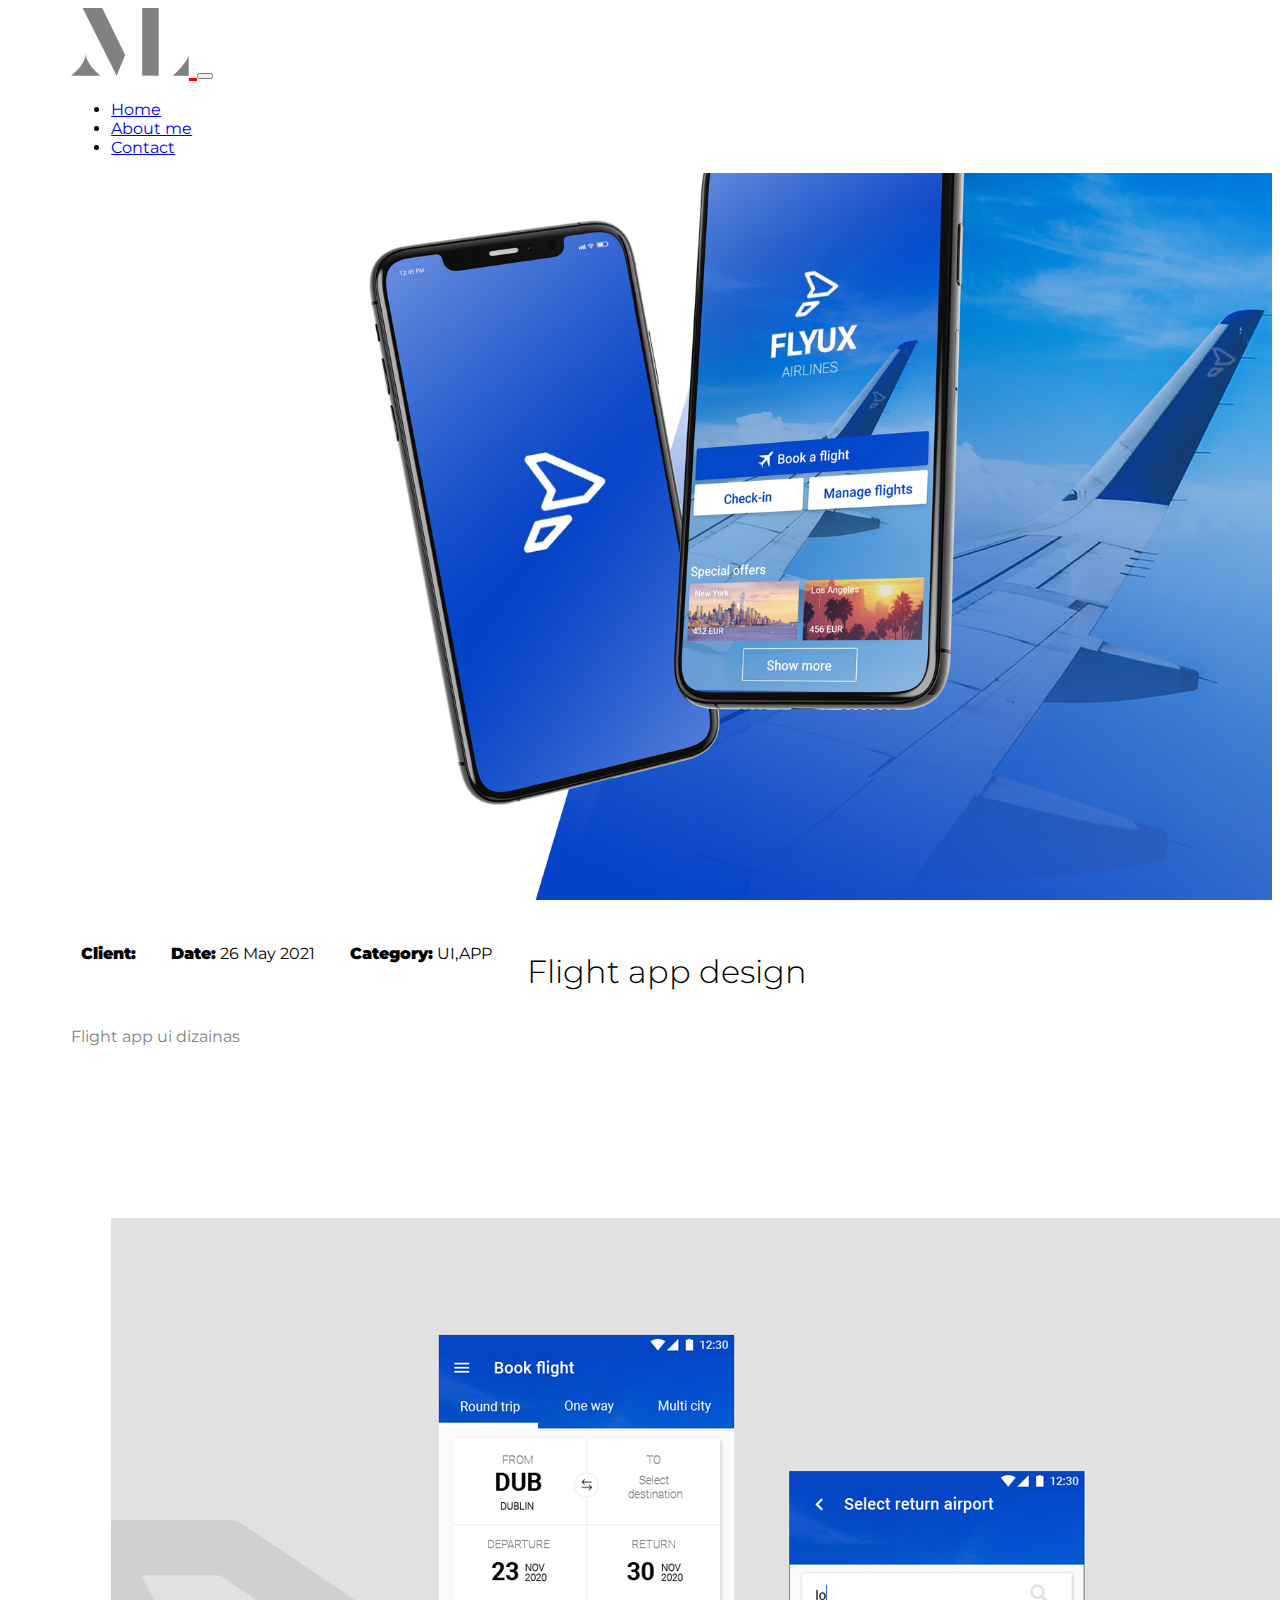
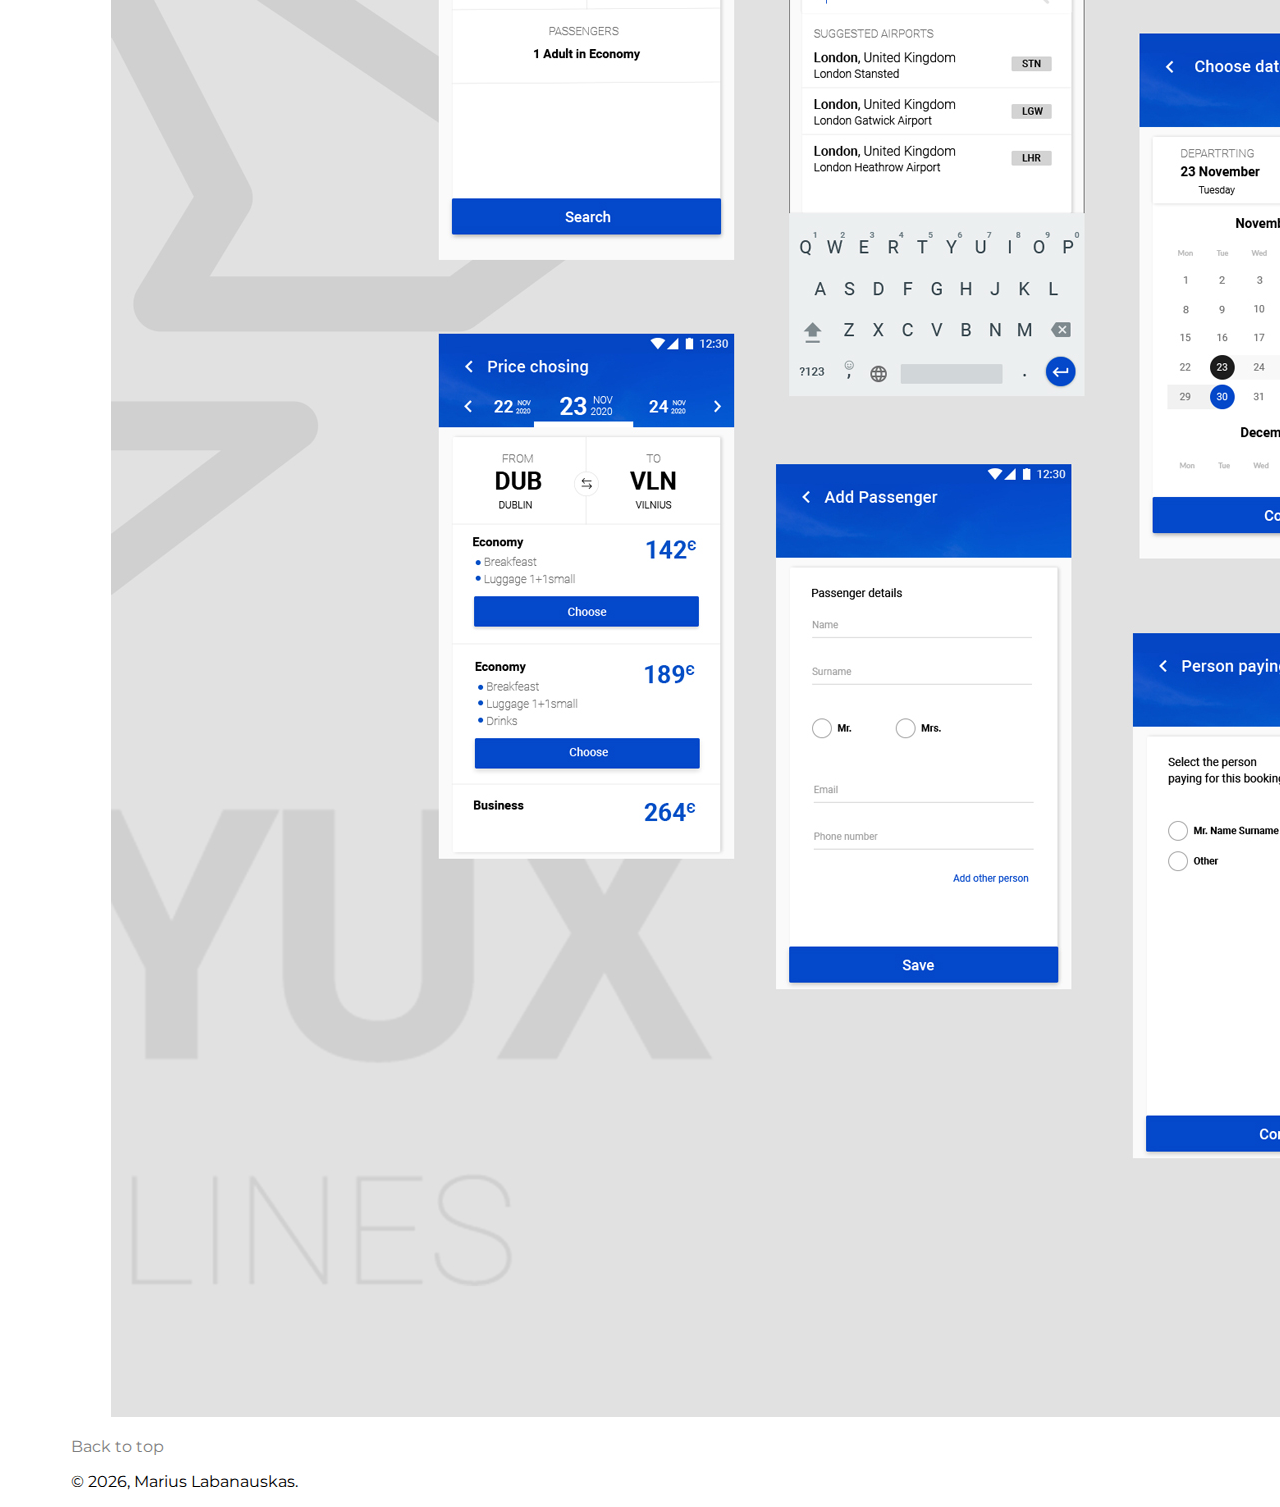
<file: project2.html>
<!doctype html>
<html lang="en">
<head>
  <!-- Required meta tags -->
  <meta charset="utf-8">
  <meta name="viewport" content="width=device-width, initial-scale=1">

  <!-- Bootstrap CSS -->
  <link href="https://cdn.jsdelivr.net/npm/bootstrap@5.0.1/dist/css/bootstrap.min.css" rel="stylesheet" integrity="sha384-+0n0xVW2eSR5OomGNYDnhzAbDsOXxcvSN1TPprVMTNDbiYZCxYbOOl7+AMvyTG2x" crossorigin="anonymous">
  <link rel="stylesheet" type="text/css" href="css/style.css">

  <!-- Fonts link -->
  <link href="https://fonts.googleapis.com/css2?family=Lato:wght@100;300;400;700;900&display=swap" rel="stylesheet">
  <link href="https://fonts.googleapis.com/css2?family=Inter:wght@100;200;300;400;500;600;700;800;900&display=swap" rel="stylesheet">
  <link href="https://fonts.googleapis.com/css2?family=Ubuntu:ital,wght@0,300;0,400;0,500;0,700;1,300;1,400;1,500;1,700&display=swap" rel="stylesheet">
  <link href="https://fonts.googleapis.com/css2?family=Zilla+Slab:ital,wght@0,300;0,400;0,500;0,600;0,700;1,300;1,400;1,500;1,600;1,700&display=swap" rel="stylesheet">
  <link href="https://fonts.googleapis.com/css2?family=Arvo:ital,wght@0,400;0,700;1,400;1,700&display=swap" rel="stylesheet">
  <link href="https://fonts.googleapis.com/css2?family=Poppins:ital,wght@0,100;0,200;0,300;0,400;0,500;0,600;0,700;0,800;0,900;1,100;1,200;1,300;1,400;1,500;1,600;1,700;1,800&display=swap" rel="stylesheet">
  <link href="https://fonts.googleapis.com/css2?family=Zen+Dots&display=swap" rel="stylesheet">
  <link href="https://fonts.googleapis.com/css2?family=Montserrat:wght@100;200;300;500;600;800&display=swap" rel="stylesheet">

  <title>My portfolio</title>
</head>
<body>
  
  <!-- Navigacijos pradžia -->
  <nav class="navbar navbar-expand-lg navbar-light bg-light fixed-top">
    <div class="container-fluid">
      <a class="navbar-brand" href="index.html">
       <svg id="ml" xmlns="http://www.w3.org/2000/svg" width="117.71" height="67.7" viewBox="0 0 117.71 67.7">
  <path id="Path_1" data-name="Path 1" d="M656.72,585.13h29.62s-14.55-10.85-14.81-22.22C671.53,562.91,672.17,573.13,656.72,585.13Z" transform="translate(-656.72 -517.43)" fill="#818181"/>
  <path id="Path_2" data-name="Path 2" d="M758.6,585.13h15.83V564.32S773.79,571.09,758.6,585.13Z" transform="translate(-656.72 -517.43)" fill="#818181"/>
  <path id="Path_3" data-name="Path 3" d="M11.62,0H31.19L54.17,46.89,45.66,67.7Z" fill="#818181"/>
  <rect id="Rectangle_1" data-name="Rectangle 1" width="16.51" height="67.7" transform="translate(71.19)" fill="#818181"/>
</svg>
</a>
      <button class="navbar-toggler" type="button" data-bs-toggle="collapse" data-bs-target="#navbarNav" aria-controls="navbarNav" aria-expanded="false" aria-label="Toggle navigation">
        <span class="navbar-toggler-icon"></span>
      </button>
      <div class="collapse navbar-collapse" id="navbarNav">
        <ul class="navbar-nav">
          <li class="nav-item">
            <a class="nav-link" aria-current="page" href="index.html">Home</a>
          </li>
          <li class="nav-item">
            <a class="nav-link" href="about.html">About me</a>
          </li>
          <li class="nav-item">
            <a class="nav-link" href="contact.html">Contact</a>
          </li>
        </ul>
      </div>
    </div>
  </nav>
  <!-- Navigacijos pabaiga -->


  
  <!-- Hero sekcijos pradžia -->
  <div class="parallax"></div>
  
  <div class="mycontainer">
    <main>
      
      <section class="project">
        <ul class="infoproject py-3">
          <li><span>Client:</span></li>
          <li><span>Date:</span> 26 May 2021</li>
          <li><span>Category:</span> UI,APP</li>
        </ul>
        <h1 class="project-title py-4">Flight app design</h1>
        <p>Flight app ui dizainas</p>
      </section>
      <!-- Hero sekcijos pabaiga -->

      

      <!-- Nuotrauka per visa -->
      <div class="row project-lightbox top_90">

        <div class="col-md-12 text-center">
          <h2 class="pb-3"><span class="number"></span></h2>
        </div>

      

        <figure class="col-md-12 col-lg-12">
          <img class="img-fluid" src="img/001.jpg">
        </figure>

      </div>
      <!-- Pabaiga nuotrauka per visa -->

      <!-- Video -->

    


    </main>

    <footer class="py-5">
      <p class="float-end">
        <a class="back" href="#">Back to top</a>
      </p>

      <p>
        &copy; <script>new Date().getFullYear()>document.write(new Date().getFullYear());</script>, Marius Labanauskas.
      </p>
    </footer>

  </div>

  <script src="https://code.jquery.com/jquery-3.6.0.slim.min.js" integrity="sha256-u7e5khyithlIdTpu22PHhENmPcRdFiHRjhAuHcs05RI=" crossorigin="anonymous"></script>
  <script src="https://cdn.jsdelivr.net/npm/bootstrap@5.0.1/dist/js/bootstrap.bundle.min.js" integrity="sha384-gtEjrD/SeCtmISkJkNUaaKMoLD0//ElJ19smozuHV6z3Iehds+3Ulb9Bn9Plx0x4" crossorigin="anonymous"></script>
  <script type="text/javascript" src="js/typed.js"></script>
  <script type="text/javascript" src="js/main.js"></script>

</body>
</html>
</file>
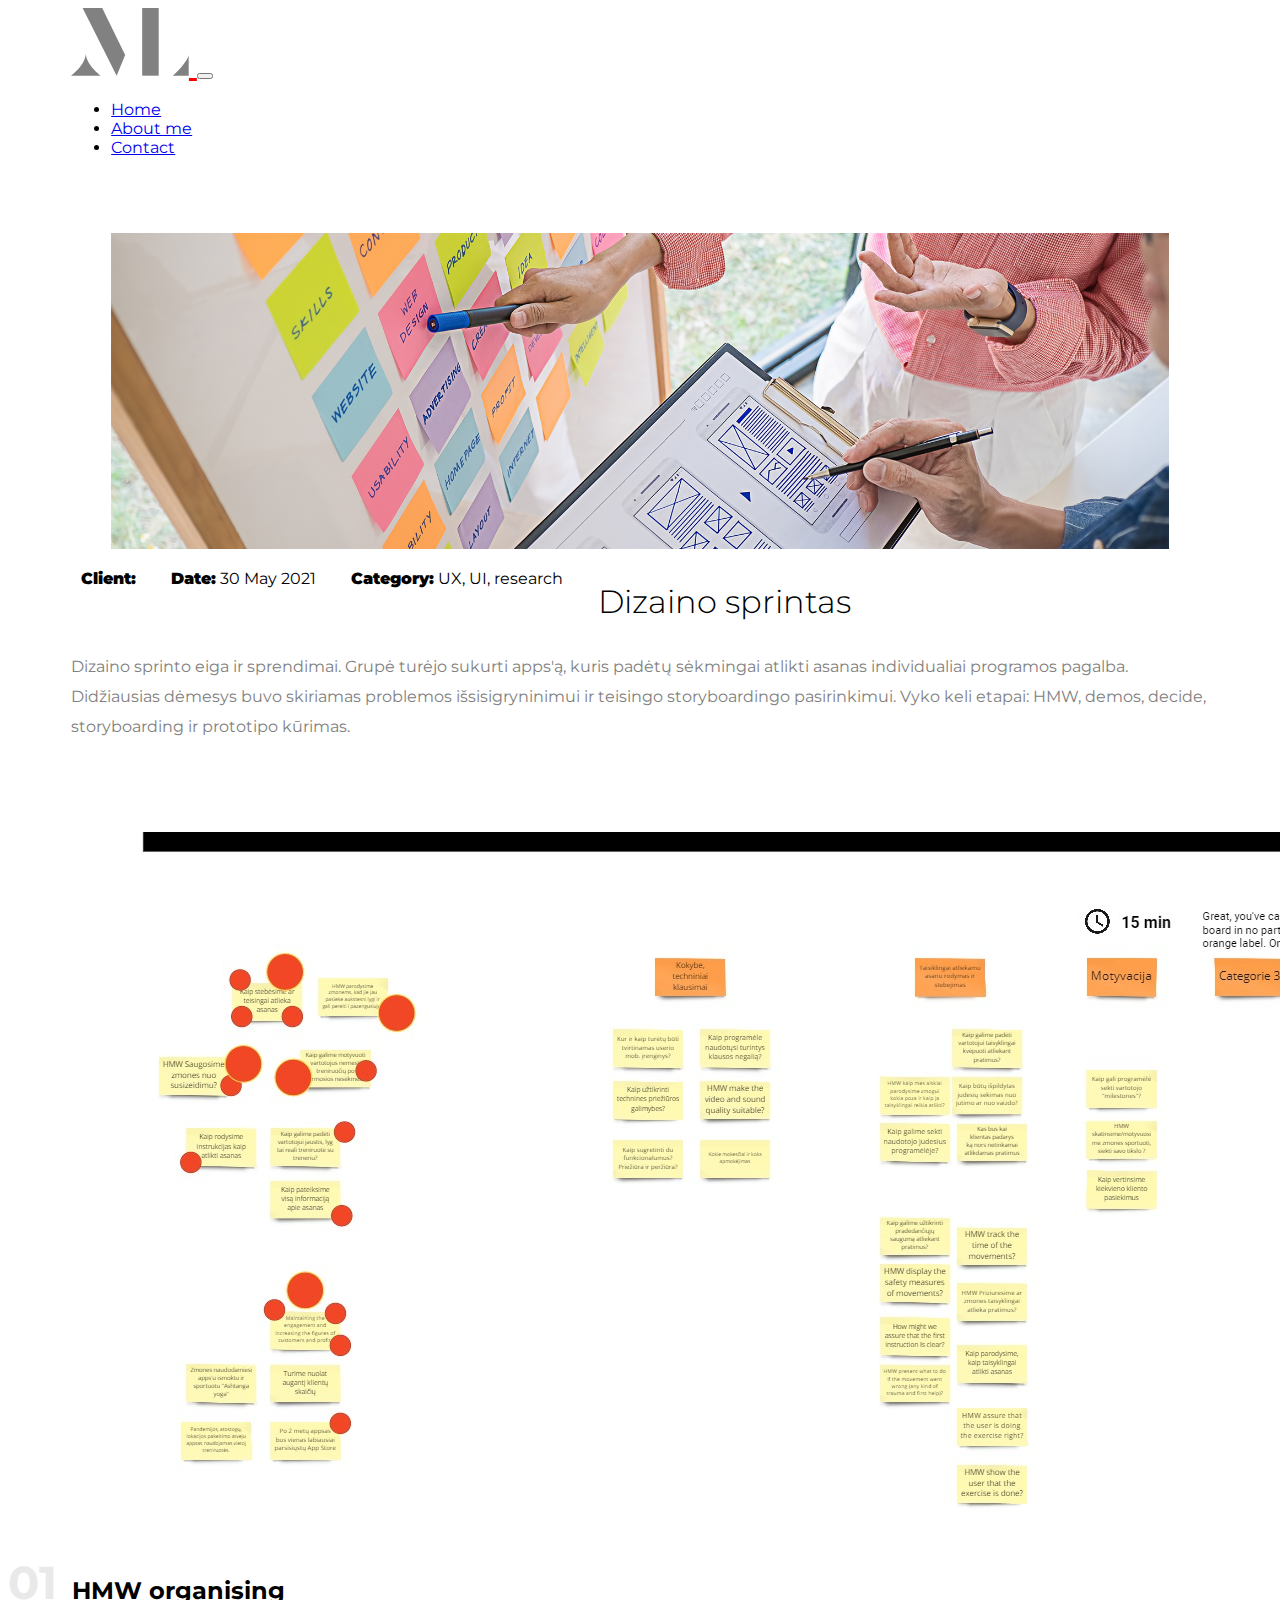
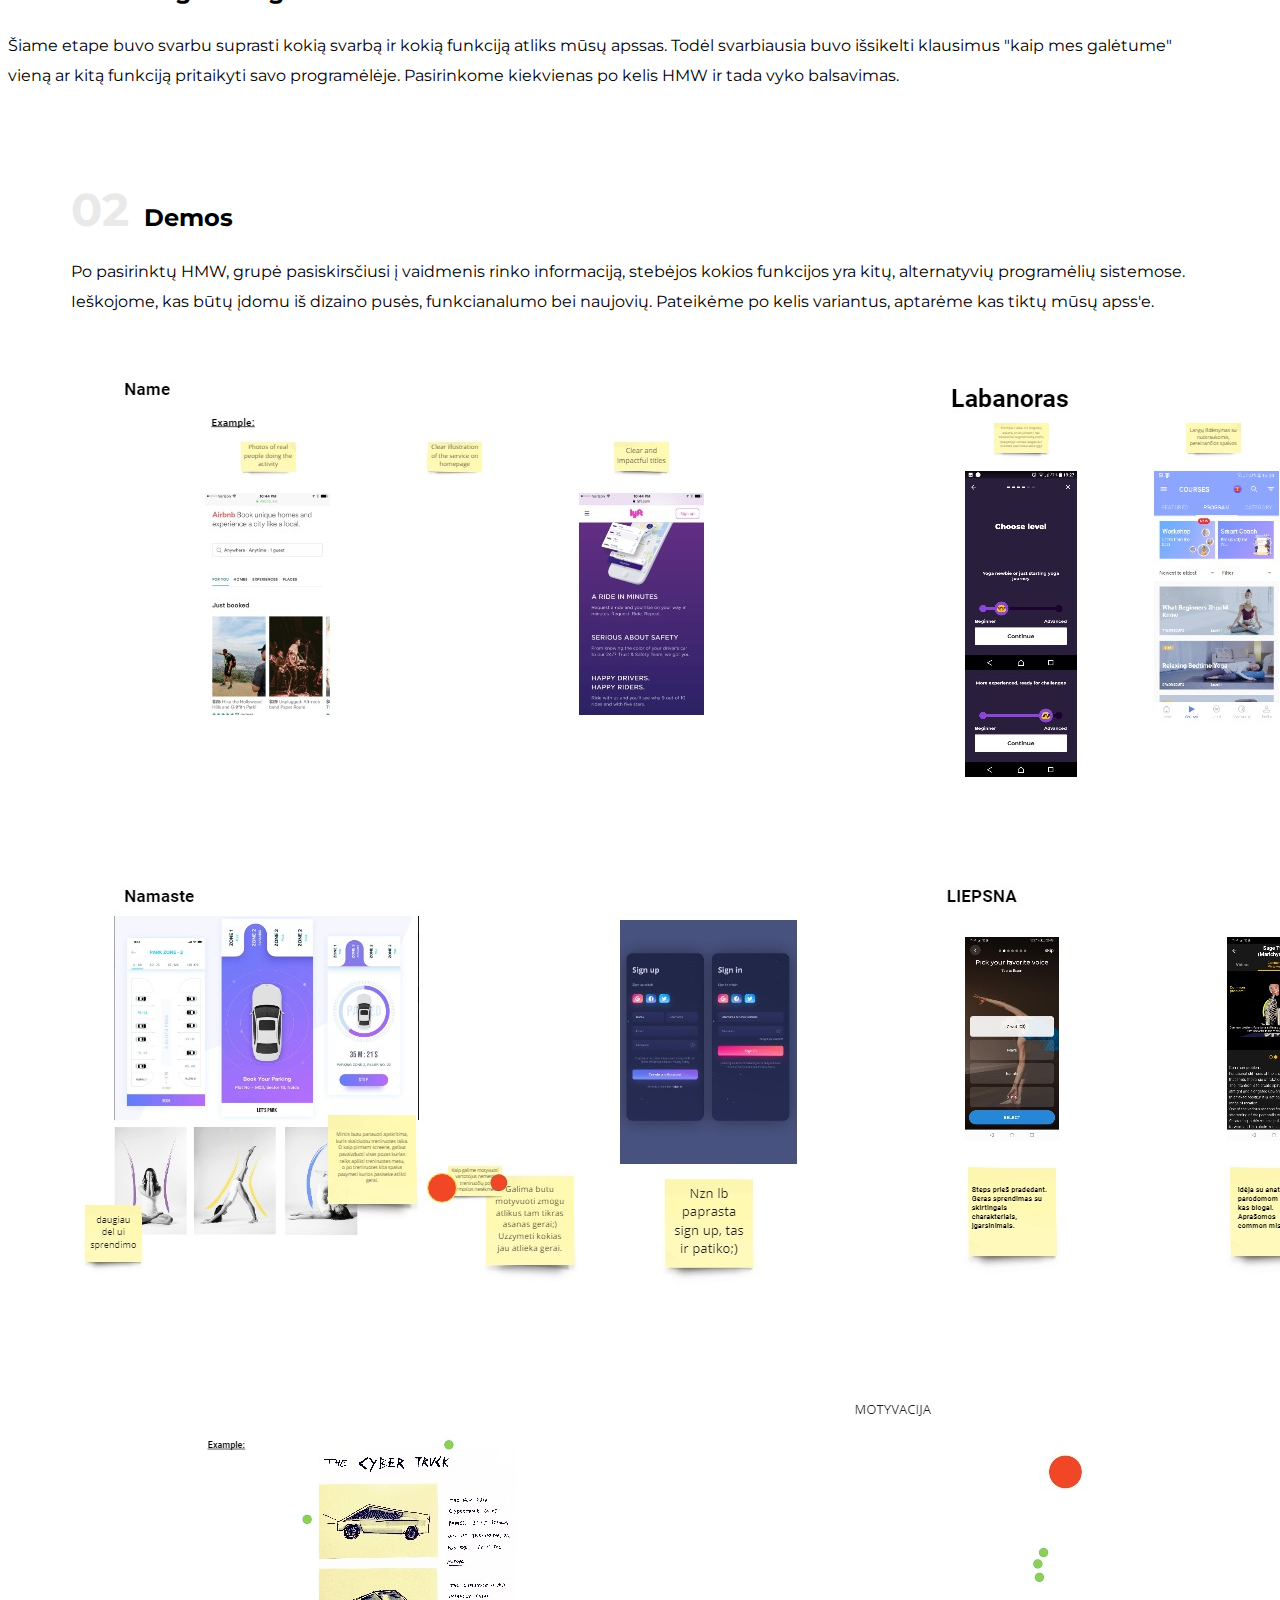
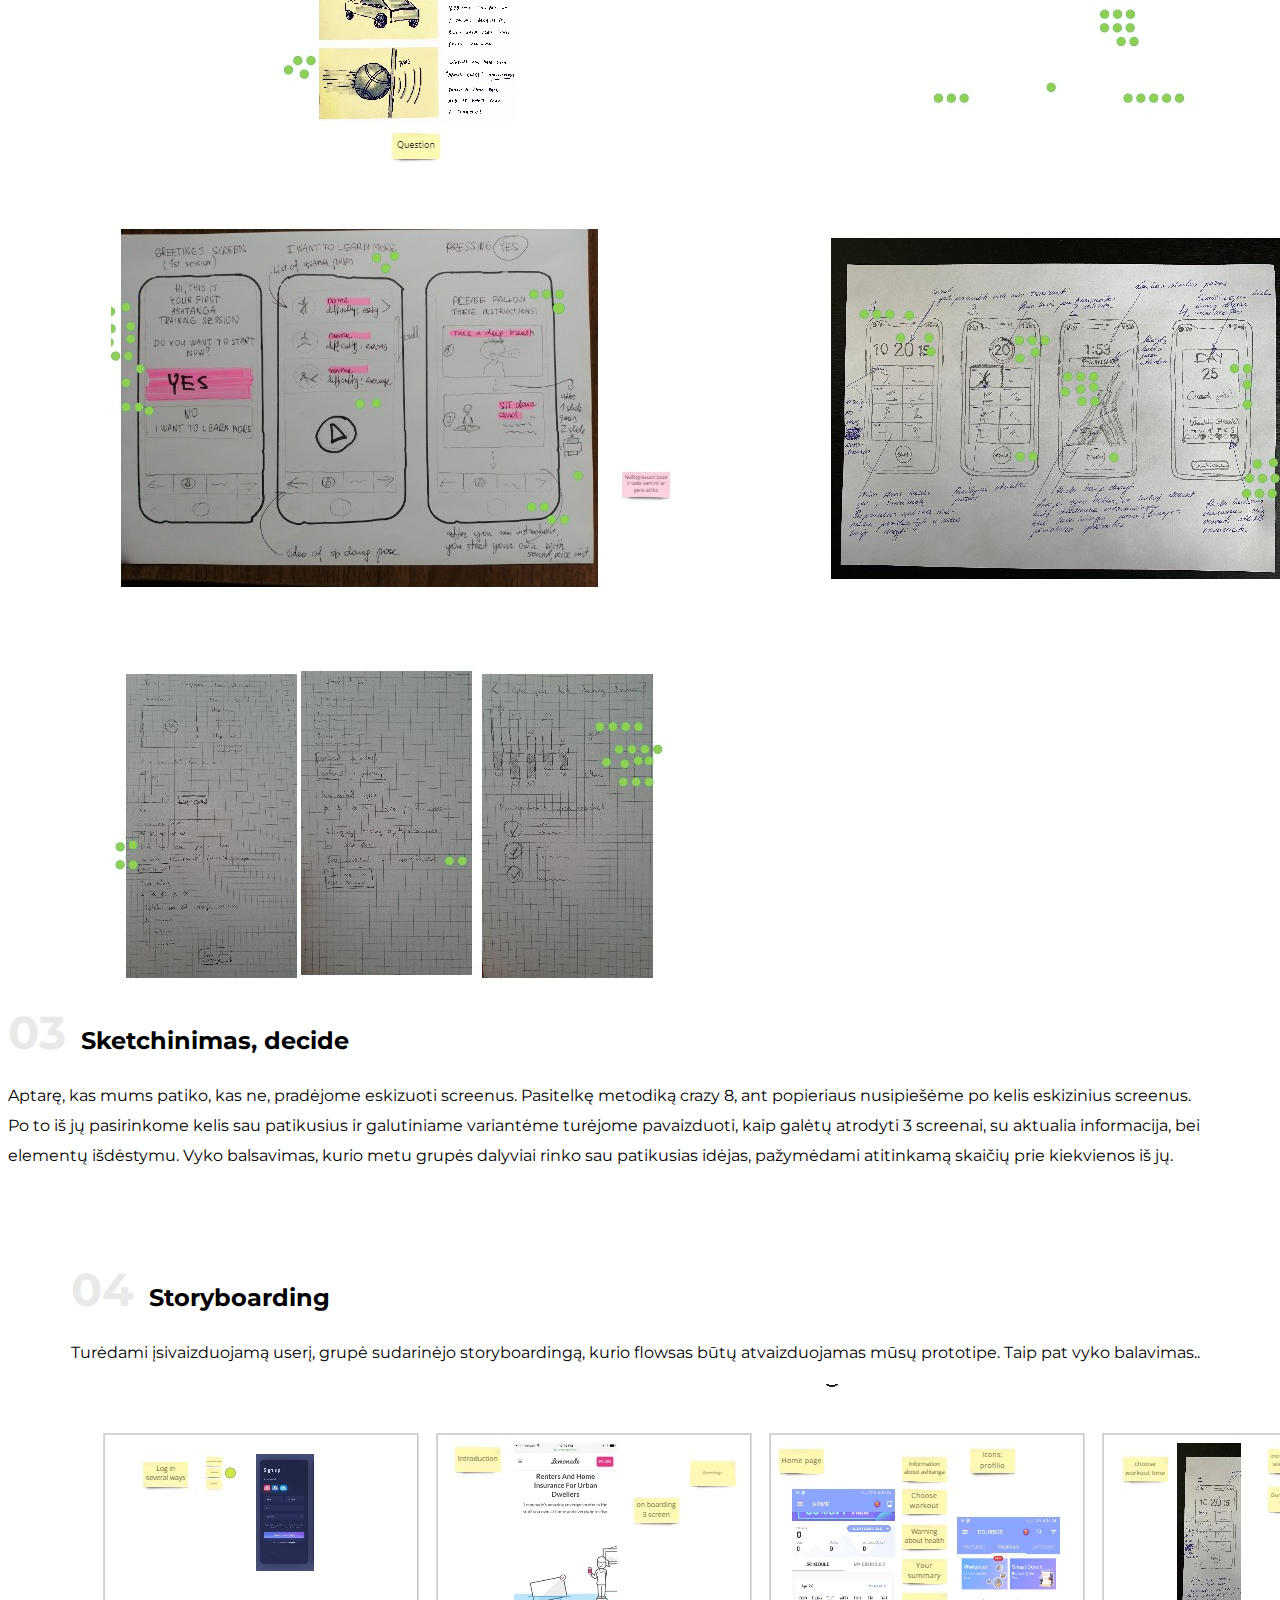
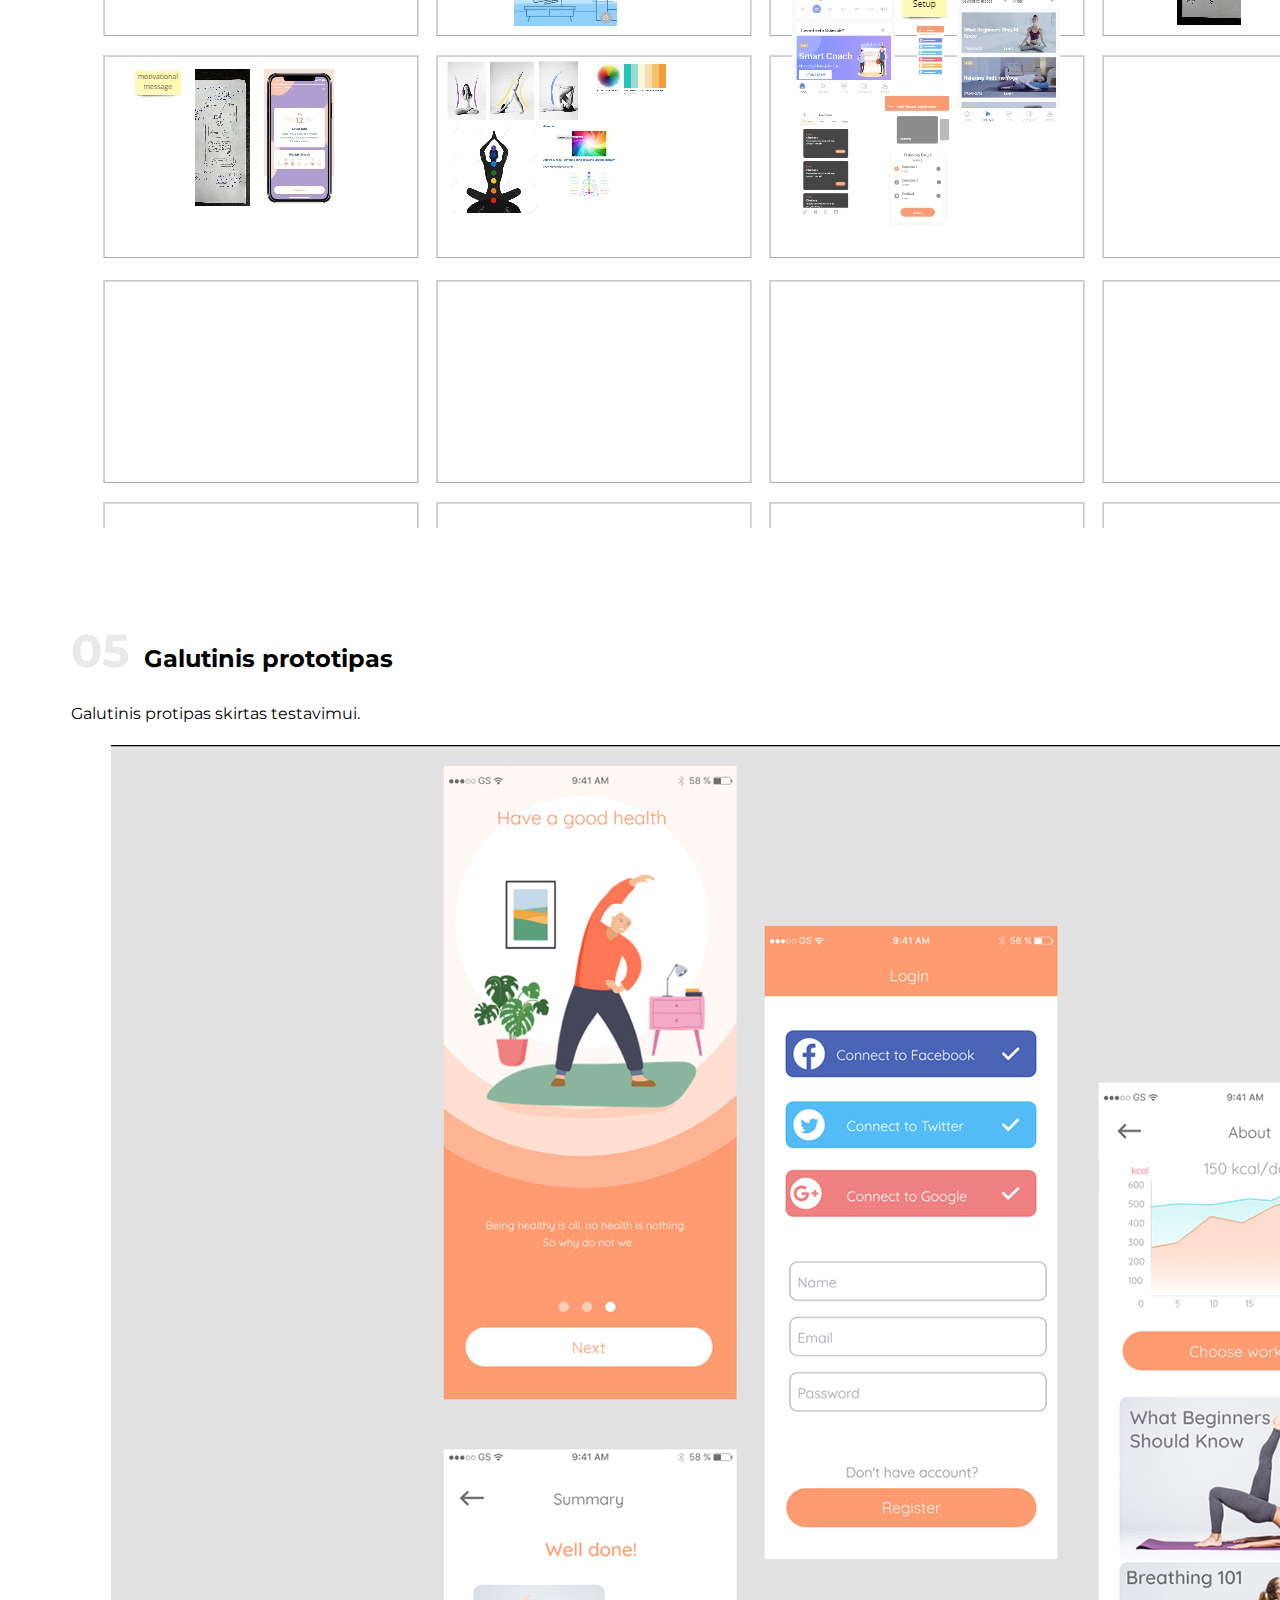
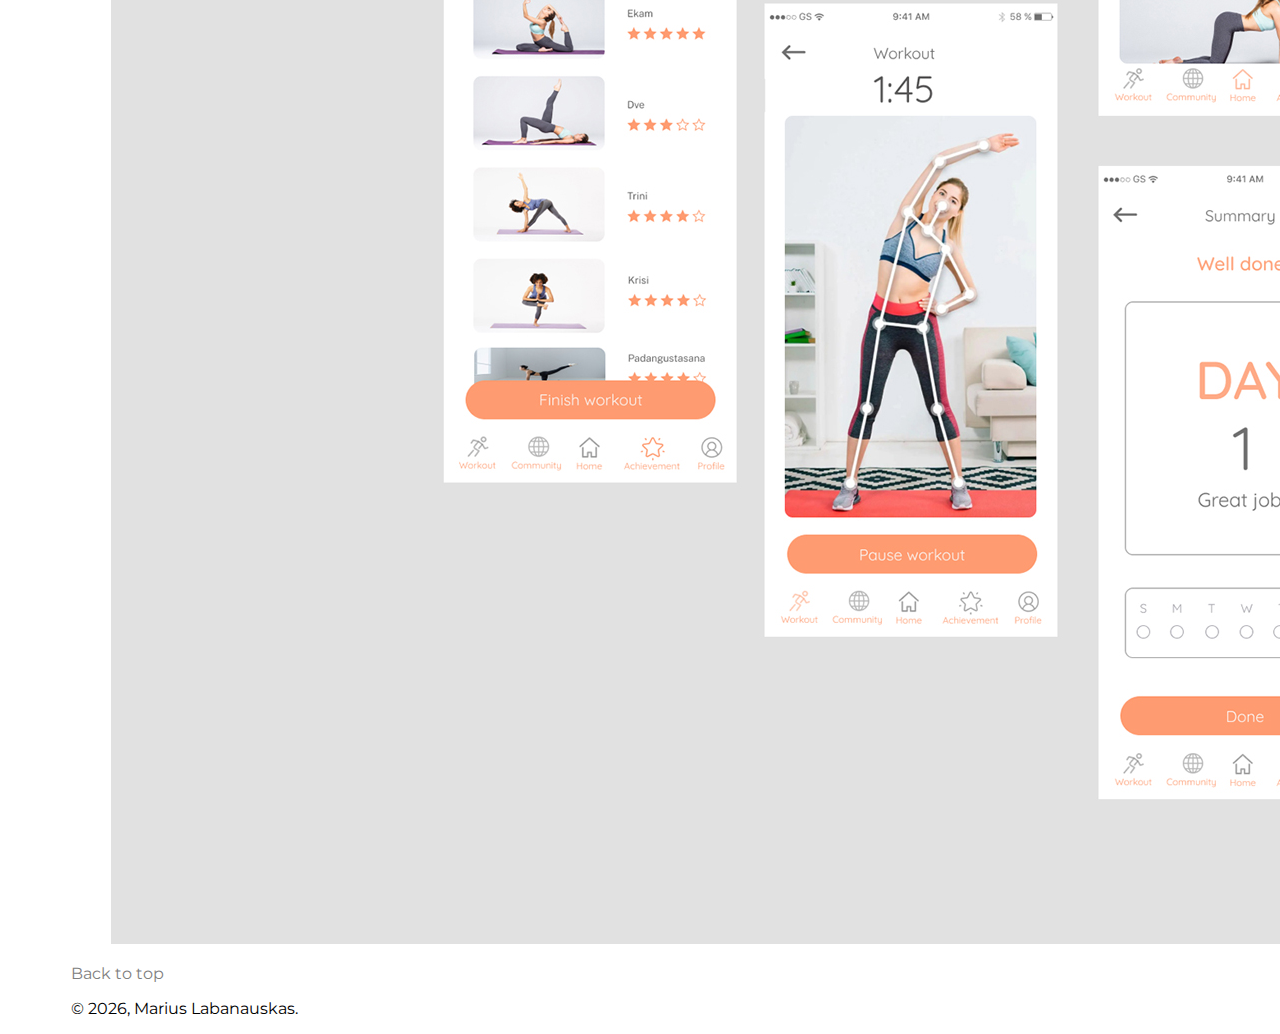
<file: project3.html>
<!doctype html>
<html lang="en">
<head>
  <!-- Required meta tags -->
  <meta charset="utf-8">
  <meta name="viewport" content="width=device-width, initial-scale=1">

  <!-- Bootstrap CSS -->
  <link href="https://cdn.jsdelivr.net/npm/bootstrap@5.0.1/dist/css/bootstrap.min.css" rel="stylesheet" integrity="sha384-+0n0xVW2eSR5OomGNYDnhzAbDsOXxcvSN1TPprVMTNDbiYZCxYbOOl7+AMvyTG2x" crossorigin="anonymous">
  <link rel="stylesheet" type="text/css" href="css/style.css">

  <!-- Fonts link -->
  <link href="https://fonts.googleapis.com/css2?family=Lato:wght@100;300;400;700;900&display=swap" rel="stylesheet">
  <link href="https://fonts.googleapis.com/css2?family=Inter:wght@100;200;300;400;500;600;700;800;900&display=swap" rel="stylesheet">
  <link href="https://fonts.googleapis.com/css2?family=Ubuntu:ital,wght@0,300;0,400;0,500;0,700;1,300;1,400;1,500;1,700&display=swap" rel="stylesheet">
  <link href="https://fonts.googleapis.com/css2?family=Zilla+Slab:ital,wght@0,300;0,400;0,500;0,600;0,700;1,300;1,400;1,500;1,600;1,700&display=swap" rel="stylesheet">
  <link href="https://fonts.googleapis.com/css2?family=Arvo:ital,wght@0,400;0,700;1,400;1,700&display=swap" rel="stylesheet">
  <link href="https://fonts.googleapis.com/css2?family=Poppins:ital,wght@0,100;0,200;0,300;0,400;0,500;0,600;0,700;0,800;0,900;1,100;1,200;1,300;1,400;1,500;1,600;1,700;1,800&display=swap" rel="stylesheet">
  <link href="https://fonts.googleapis.com/css2?family=Zen+Dots&display=swap" rel="stylesheet">
  <link href="https://fonts.googleapis.com/css2?family=Montserrat:wght@100;200;300;500;600;800&display=swap" rel="stylesheet">

  <title>My portfolio</title>
</head>
<body>
  
    <!-- Navigacijos pradžia -->
    <nav class="navbar navbar-expand-lg navbar-light bg-light fixed-top">
      <div class="container-fluid">
        <a class="navbar-brand" href="index.html">
         <svg id="ml" xmlns="http://www.w3.org/2000/svg" width="117.71" height="67.7" viewBox="0 0 117.71 67.7">
  <path id="Path_1" data-name="Path 1" d="M656.72,585.13h29.62s-14.55-10.85-14.81-22.22C671.53,562.91,672.17,573.13,656.72,585.13Z" transform="translate(-656.72 -517.43)" fill="#818181"/>
  <path id="Path_2" data-name="Path 2" d="M758.6,585.13h15.83V564.32S773.79,571.09,758.6,585.13Z" transform="translate(-656.72 -517.43)" fill="#818181"/>
  <path id="Path_3" data-name="Path 3" d="M11.62,0H31.19L54.17,46.89,45.66,67.7Z" fill="#818181"/>
  <rect id="Rectangle_1" data-name="Rectangle 1" width="16.51" height="67.7" transform="translate(71.19)" fill="#818181"/>
</svg>
</a>
        <button class="navbar-toggler" type="button" data-bs-toggle="collapse" data-bs-target="#navbarNav" aria-controls="navbarNav" aria-expanded="false" aria-label="Toggle navigation">
          <span class="navbar-toggler-icon"></span>
        </button>
        <div class="collapse navbar-collapse" id="navbarNav">
          <ul class="navbar-nav">
            <li class="nav-item">
              <a class="nav-link" aria-current="page" href="index.html">Home</a>
            </li>
            <li class="nav-item">
              <a class="nav-link" href="about.html">About me</a>
            </li>
            <li class="nav-item">
              <a class="nav-link" href="contact.html">Contact</a>
            </li>
          </ul>
        </div>
      </div>
    </nav>
    <!-- Navigacijos pabaiga -->

<div class="mycontainer">
    <main>
      <!-- Hero sekcijos pradžia -->
      <section class="project">
        <figure class="hero-image pt-3">
          <img src="img/hero2.jpg">
        </figure>
        <ul class="infoproject py-3">
          <li><span>Client:</span></li>
          <li><span>Date:</span> 30 May 2021</li>
          <li><span>Category:</span> UX, UI, research</li>
        </ul>
        <h1 class="project-title py-4">Dizaino sprintas</h1>
        <p>Dizaino sprinto eiga ir sprendimai. Grupė turėjo sukurti apps'ą, kuris padėtų sėkmingai atlikti asanas individualiai programos pagalba. Didžiausias dėmesys buvo skiriamas problemos išsisigryninimui ir teisingo storyboardingo pasirinkimui. Vyko keli etapai: HMW, demos, decide, storyboarding ir prototipo kūrimas.   </p>
      </section>
      <!-- Hero sekcijos pabaiga -->
    </div>

      <!-- Nuotrauka kairėje, tekstas dešinėje -->
      <div class="row project-lightbox top_90 bg">
        <figure class="col-md-6 col-lg-6 pl-5">
          <img class="img-fluid dist" src="img/organise.jpg">
        </figure>
        <div class="col-md-6 col-lg-6 align-self-center pd-5">
          <h2 class="pb-3"><span class="number">01</span> HMW organising</h2>
          <p>Šiame etape buvo svarbu suprasti kokią svarbą ir kokią funkciją atliks mūsų apssas. Todėl svarbiausia buvo išsikelti klausimus "kaip mes galėtume" vieną ar kitą funkciją pritaikyti savo programėlėje. Pasirinkome kiekvienas po kelis HMW ir tada vyko balsavimas.</p>
        </div>
      </div>
      <!-- Pabaiga nuotrauka kairėje, tekstas dešinėje -->

      <!-- Tekstas kairėje, nuotrauka dešinėje -->
      <div class="row project-lightbox top_90">
        <div class="col-md-6 col-lg-6 align-self-center pl-5">
          <h2 class="pb-3"><span class="number">02</span> Demos</h2>
          <p>Po pasirinktų HMW, grupė pasiskirsčiusi į vaidmenis rinko informaciją, stebėjos kokios funkcijos yra kitų, alternatyvių programėlių sistemose. Ieškojome, kas būtų įdomu iš dizaino pusės, funkcianalumo bei naujovių. Pateikėme po kelis variantus, aptarėme kas tiktų mūsų apss'e.</p>
        </div>
        <figure class="col-md-6 col-lg-6">
          <img class="img-fluid dist" src="img/demos.jpg">
        </figure>
      </div>
      <!-- Pabaiga tekstas kairėje, nuotrauka dešinėj -->

      <!-- Nuotrauka kairėje, tekstas dešinėje -->
      <div class="row project-lightbox top_90">
        <figure class="col-md-6 col-lg-6 pl-5">
          <img class="img-fluid dist" src="img/decide.jpg">
        </figure>
        <div class="col-md-6 col-lg-6 align-self-center pd-5">
          <h2 class="pb-3"><span class="number">03</span> Sketchinimas, decide</h2>
          <p>Aptarę, kas mums patiko, kas ne, pradėjome eskizuoti screenus. Pasitelkę metodiką crazy 8,  ant popieriaus nusipiešėme po kelis eskizinius screenus. Po to iš jų pasirinkome kelis sau patikusius ir galutiniame variantėme turėjome pavaizduoti, kaip galėtų atrodyti 3 screenai, su aktualia informacija, bei elementų išdėstymu. Vyko balsavimas, kurio metu grupės dalyviai rinko sau patikusias idėjas, pažymėdami atitinkamą skaičių prie kiekvienos iš jų. </p>
        </div>
      </div>
      <!-- Pabaiga nuotrauka kairėje, tekstas dešinėje -->

      <!-- Tekstas kairėje, nuotrauka dešinėje -->
      <div class="row project-lightbox top_90">
        <div class="col-md-6 col-lg-6 align-self-center pl-5">
          <h2 class="pb-3"><span class="number">04</span> Storyboarding</h2>
          <p>Turėdami įsivaizduojamą userį, grupė sudarinėjo storyboardingą, kurio flowsas būtų atvaizduojamas mūsų prototipe. Taip pat vyko balavimas..</p>
        </div>
        <figure class="col-md-6 col-lg-6">
          <img class="img-fluid dist" src="img/storyboard final.jpg">
        </figure>
      </div>
      <!-- Pabaiga tekstas kairėje, nuotrauka dešinėj -->
<div class="mycontainer">
      <!-- Nuotrauka per visa -->
      <div class="row project-lightbox top_90">

        <div class="col-md-12 text-center">
          <h2 class="pb-3"><span class="number">05</span> Galutinis prototipas</h2>
        </div>

        <div class="col-md-8 col-lg-8 offset-md-2 offset-lg-2 text-center">
          <p>Galutinis protipas skirtas testavimui.</p>
        </div>

        <figure class="col-md-12 col-lg-12">
          <img class="img-fluid" src="img/5.jpg">
        </figure>

      </div>
      <!-- Pabaiga nuotrauka per visa -->

      <!-- Video -->

    


    </main>

    <footer class="py-5">
      <p class="float-end">
        <a class="back" href="#">Back to top</a>
      </p>

      <p>
        &copy; <script>new Date().getFullYear()>document.write(new Date().getFullYear());</script>, Marius Labanauskas.
      </p>
    </footer>

  </div>

  <script src="https://code.jquery.com/jquery-3.6.0.slim.min.js" integrity="sha256-u7e5khyithlIdTpu22PHhENmPcRdFiHRjhAuHcs05RI=" crossorigin="anonymous"></script>
  <script src="https://cdn.jsdelivr.net/npm/bootstrap@5.0.1/dist/js/bootstrap.bundle.min.js" integrity="sha384-gtEjrD/SeCtmISkJkNUaaKMoLD0//ElJ19smozuHV6z3Iehds+3Ulb9Bn9Plx0x4" crossorigin="anonymous"></script>
  <script type="text/javascript" src="js/typed.js"></script>
  <script type="text/javascript" src="js/main.js"></script>

</body>
</html>
</file>
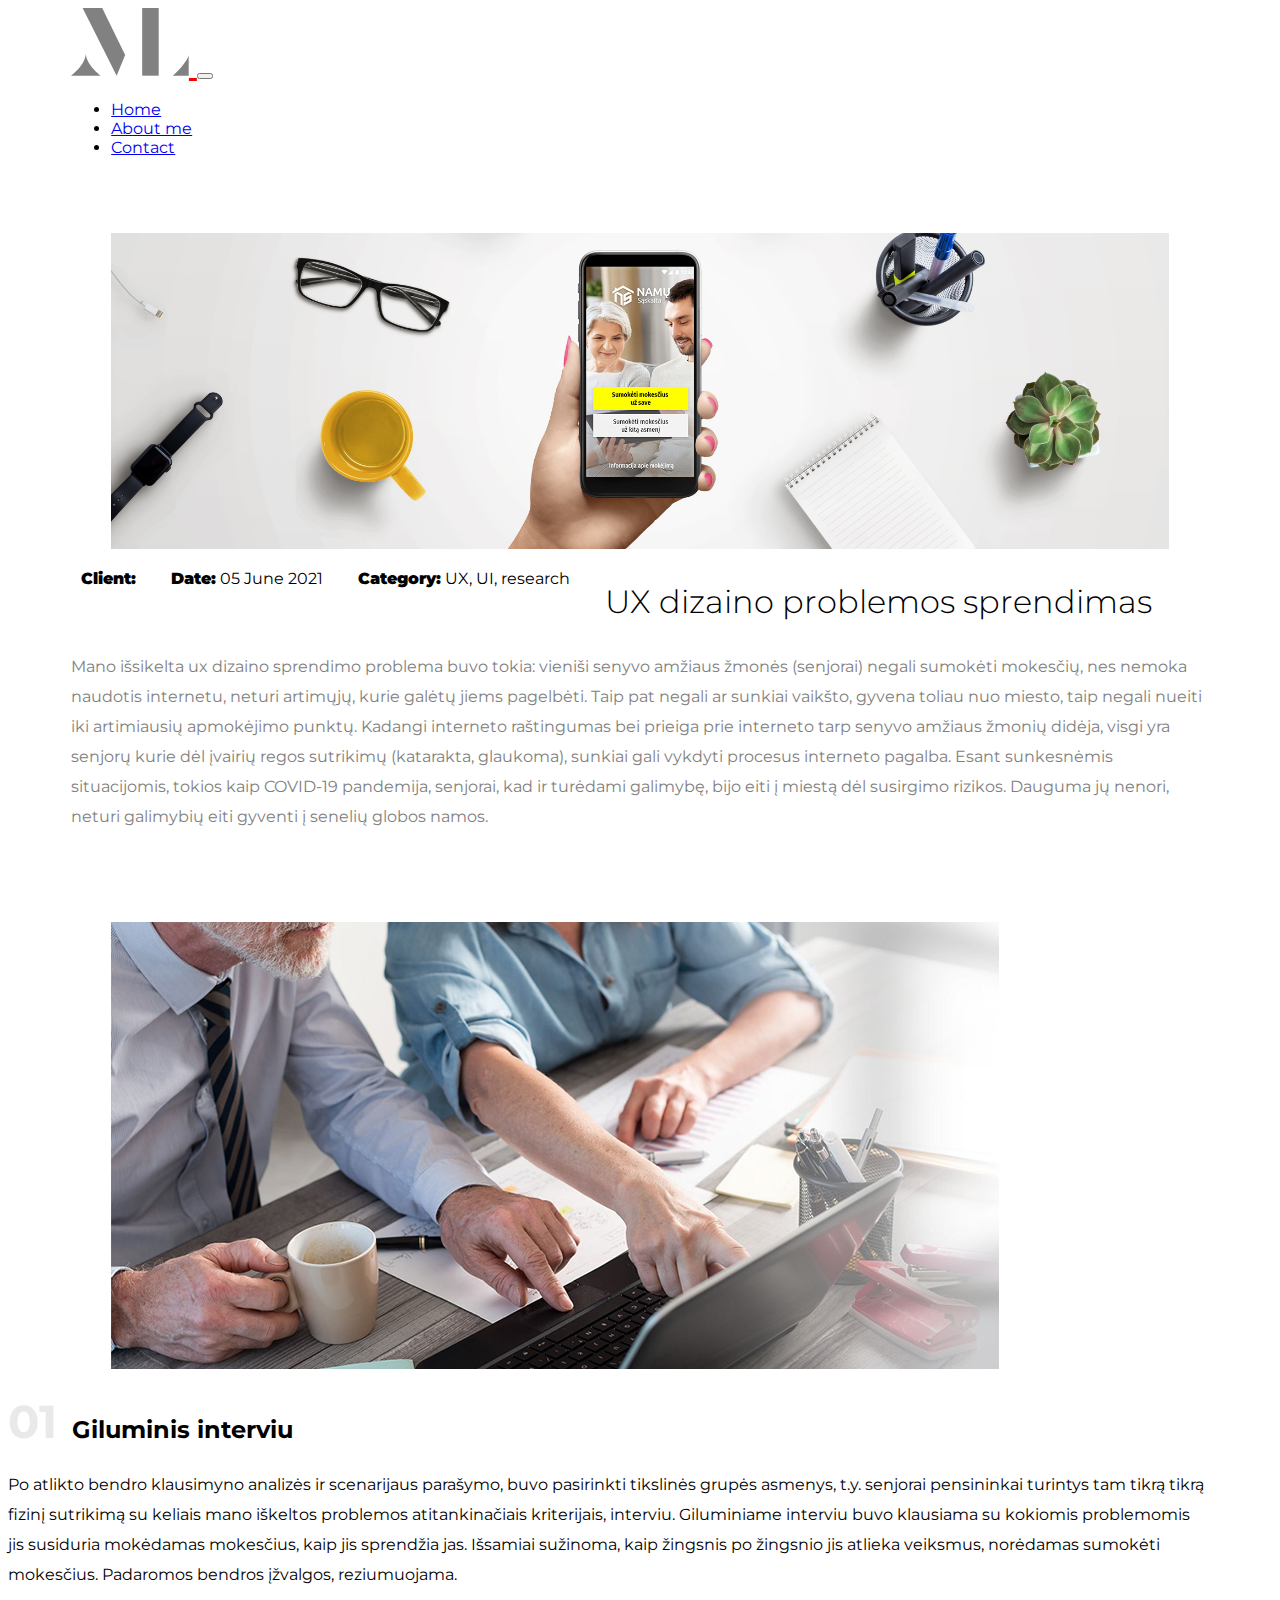
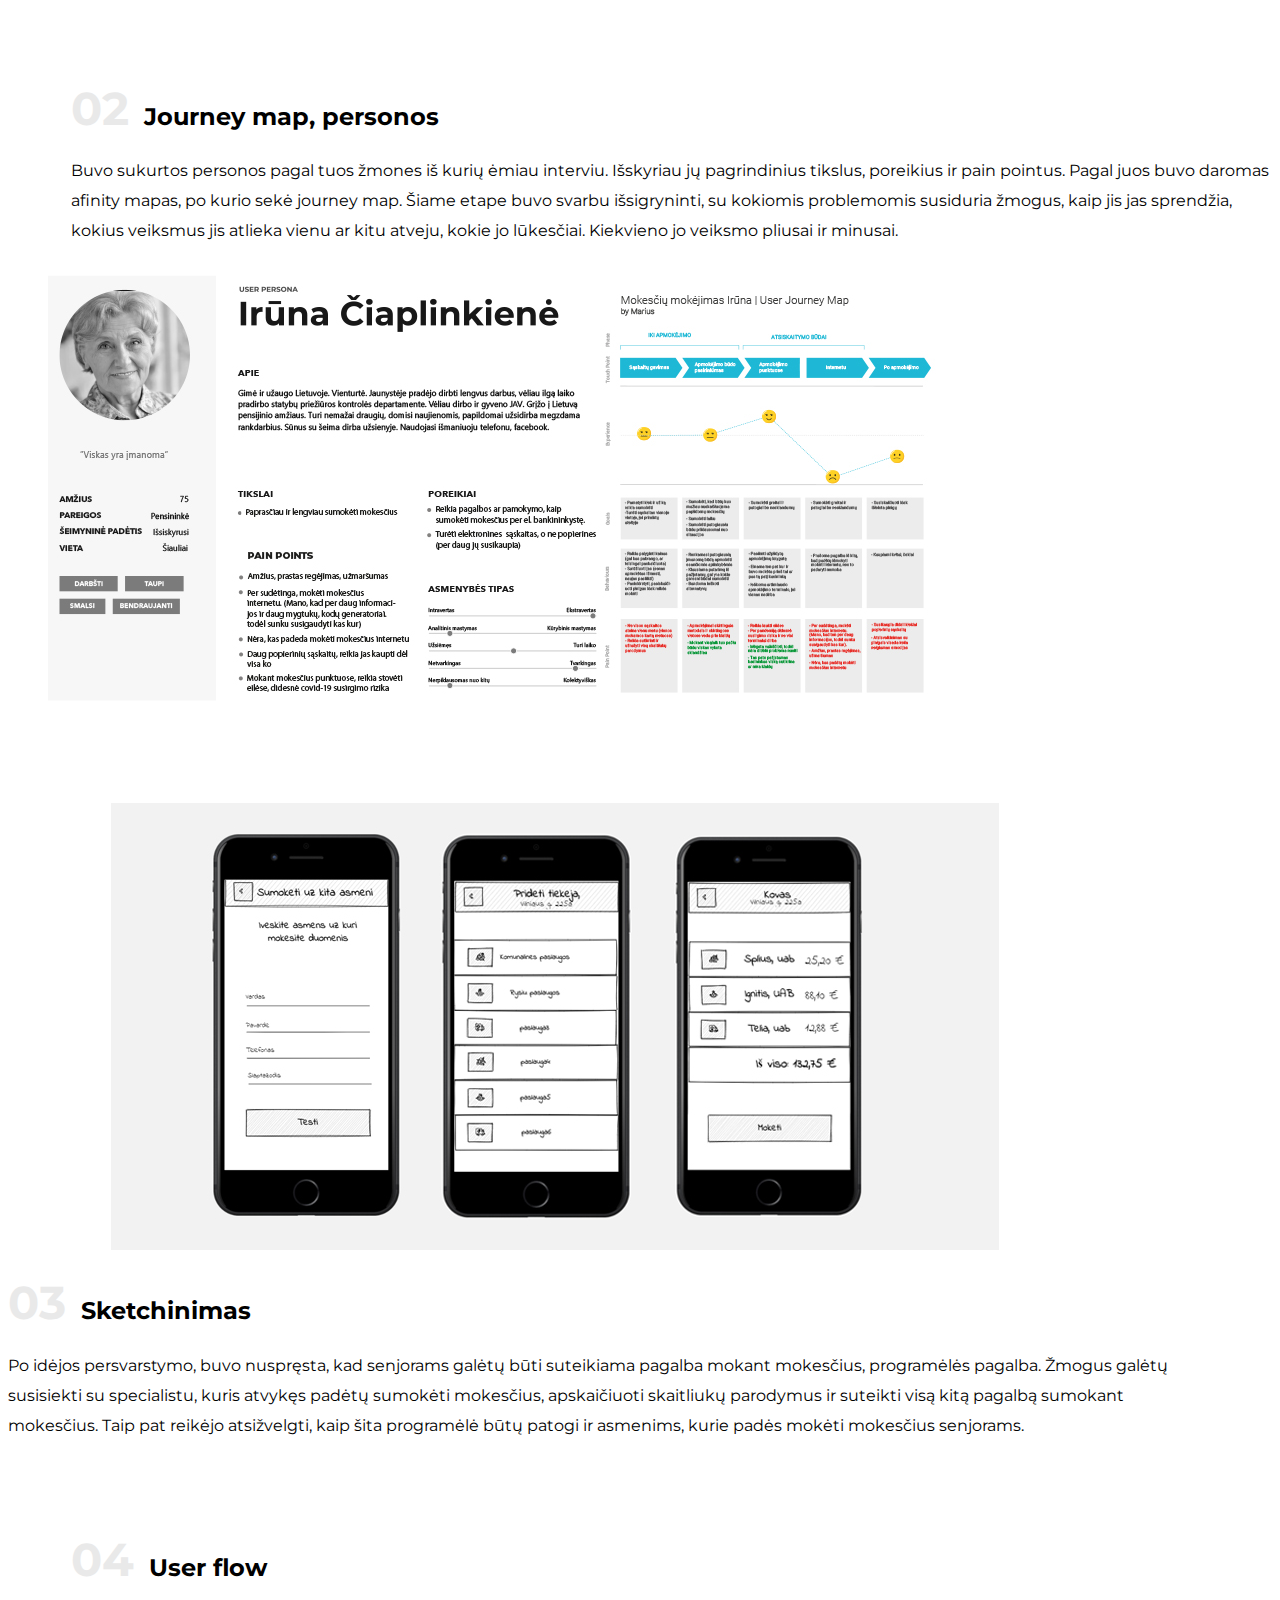
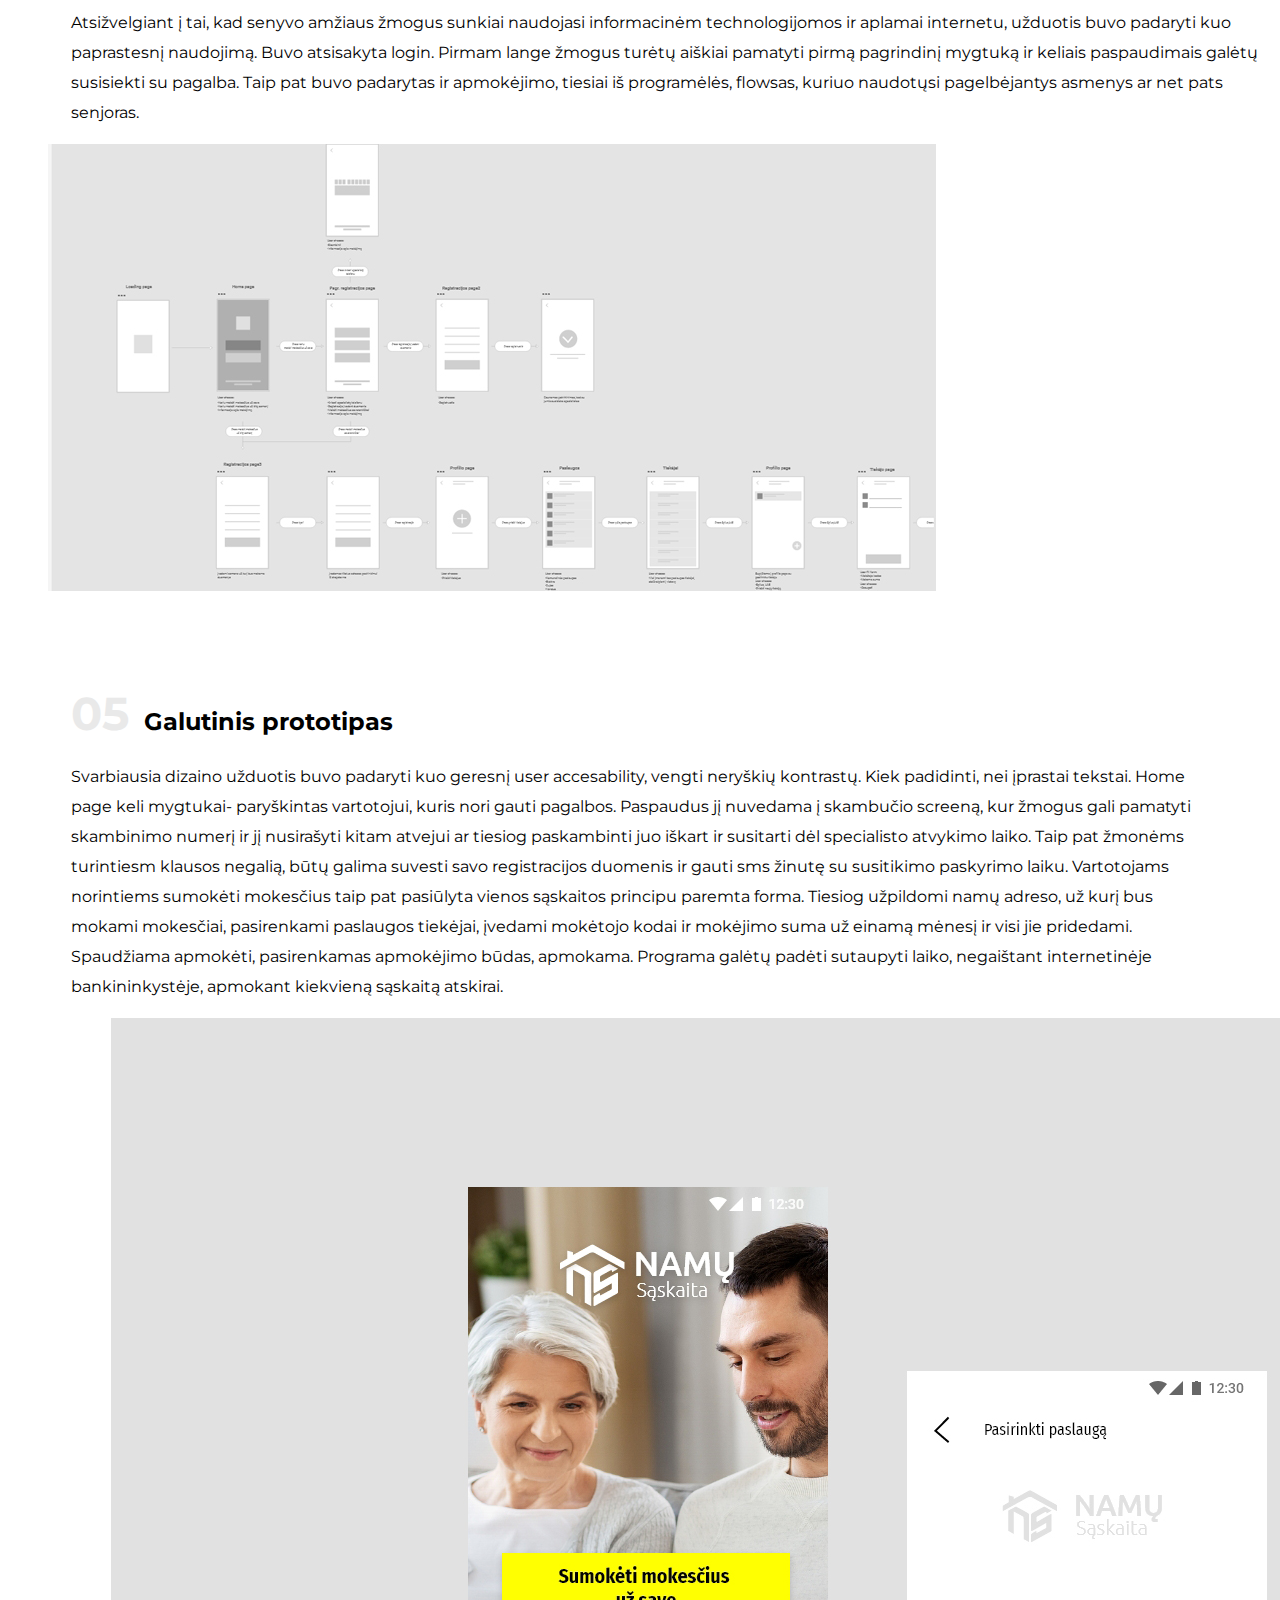
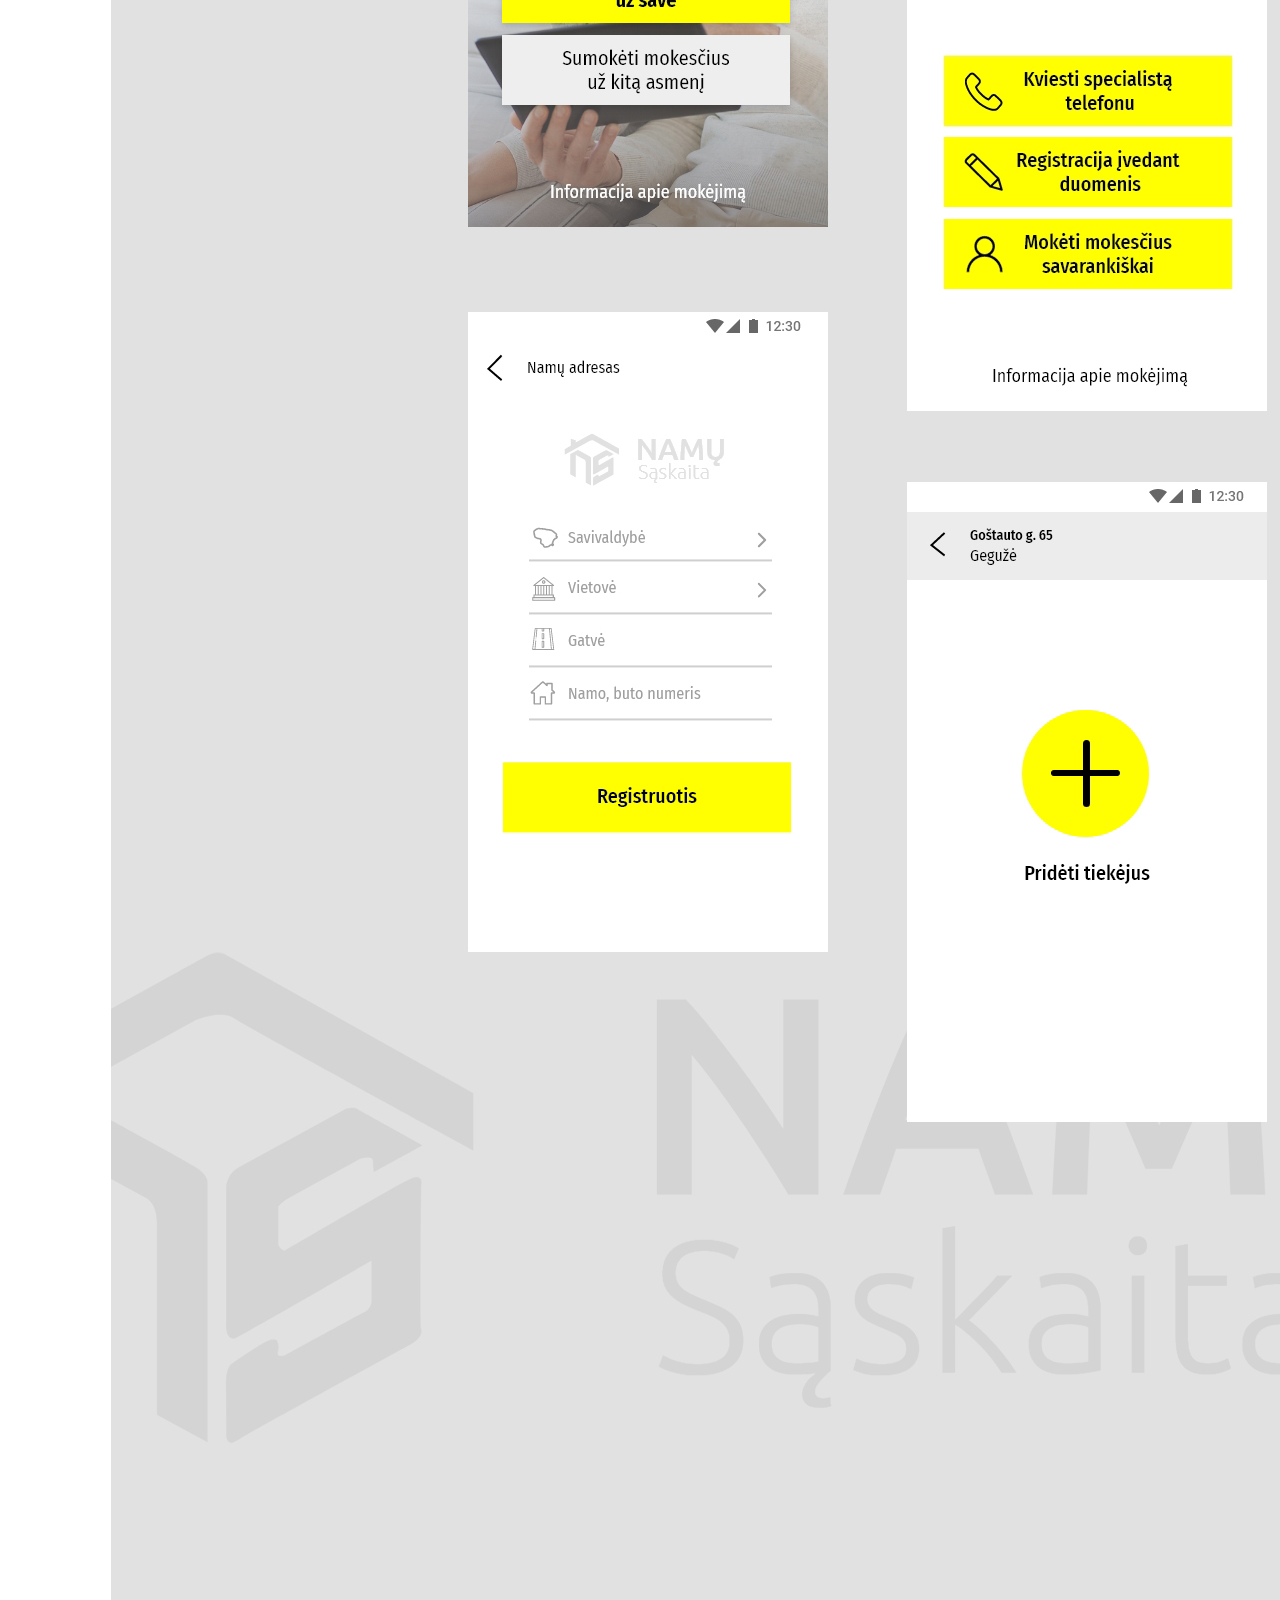
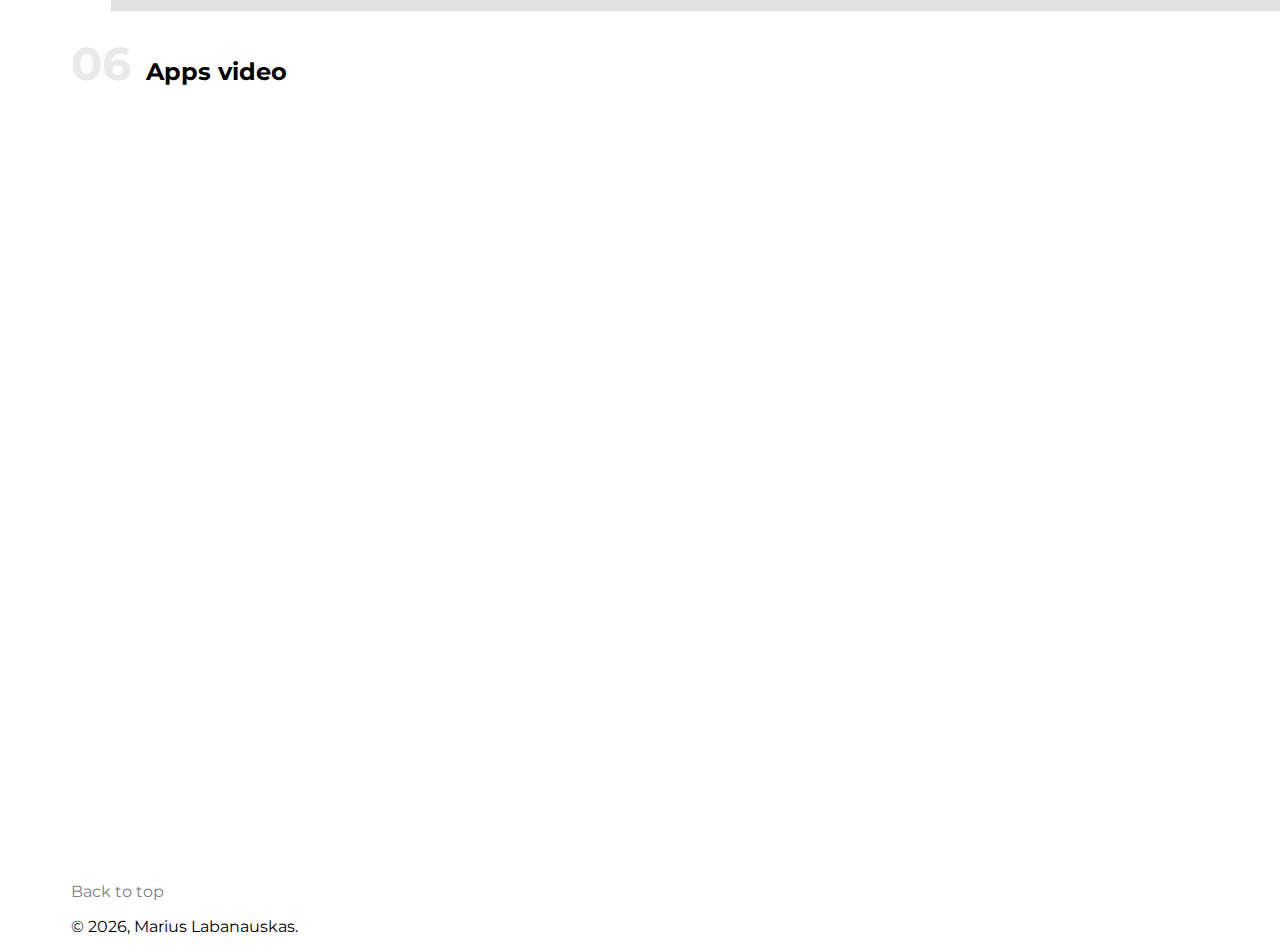
<file: project4.html>
<!doctype html>
<html lang="en">
<head>
  <!-- Required meta tags -->
  <meta charset="utf-8">
  <meta name="viewport" content="width=device-width, initial-scale=1">

  <!-- Bootstrap CSS -->
  <link href="https://cdn.jsdelivr.net/npm/bootstrap@5.0.1/dist/css/bootstrap.min.css" rel="stylesheet" integrity="sha384-+0n0xVW2eSR5OomGNYDnhzAbDsOXxcvSN1TPprVMTNDbiYZCxYbOOl7+AMvyTG2x" crossorigin="anonymous">
  <link rel="stylesheet" type="text/css" href="css/style.css">

  <!-- Fonts link -->
  <link href="https://fonts.googleapis.com/css2?family=Lato:wght@100;300;400;700;900&display=swap" rel="stylesheet">
  <link href="https://fonts.googleapis.com/css2?family=Inter:wght@100;200;300;400;500;600;700;800;900&display=swap" rel="stylesheet">
  <link href="https://fonts.googleapis.com/css2?family=Ubuntu:ital,wght@0,300;0,400;0,500;0,700;1,300;1,400;1,500;1,700&display=swap" rel="stylesheet">
  <link href="https://fonts.googleapis.com/css2?family=Zilla+Slab:ital,wght@0,300;0,400;0,500;0,600;0,700;1,300;1,400;1,500;1,600;1,700&display=swap" rel="stylesheet">
  <link href="https://fonts.googleapis.com/css2?family=Arvo:ital,wght@0,400;0,700;1,400;1,700&display=swap" rel="stylesheet">
  <link href="https://fonts.googleapis.com/css2?family=Poppins:ital,wght@0,100;0,200;0,300;0,400;0,500;0,600;0,700;0,800;0,900;1,100;1,200;1,300;1,400;1,500;1,600;1,700;1,800&display=swap" rel="stylesheet">
  <link href="https://fonts.googleapis.com/css2?family=Zen+Dots&display=swap" rel="stylesheet">
  <link href="https://fonts.googleapis.com/css2?family=Montserrat:wght@100;200;300;500;600;800&display=swap" rel="stylesheet">

  <title>My portfolio</title>
</head>
<body>
  
    <!-- Navigacijos pradžia -->
    <nav class="navbar navbar-expand-lg navbar-light bg-light fixed-top">
      <div class="container-fluid">
        <a class="navbar-brand" href="index.html">
         <svg id="ml" xmlns="http://www.w3.org/2000/svg" width="117.71" height="67.7" viewBox="0 0 117.71 67.7">
  <path id="Path_1" data-name="Path 1" d="M656.72,585.13h29.62s-14.55-10.85-14.81-22.22C671.53,562.91,672.17,573.13,656.72,585.13Z" transform="translate(-656.72 -517.43)" fill="#818181"/>
  <path id="Path_2" data-name="Path 2" d="M758.6,585.13h15.83V564.32S773.79,571.09,758.6,585.13Z" transform="translate(-656.72 -517.43)" fill="#818181"/>
  <path id="Path_3" data-name="Path 3" d="M11.62,0H31.19L54.17,46.89,45.66,67.7Z" fill="#818181"/>
  <rect id="Rectangle_1" data-name="Rectangle 1" width="16.51" height="67.7" transform="translate(71.19)" fill="#818181"/>
</svg>
</a>
        <button class="navbar-toggler" type="button" data-bs-toggle="collapse" data-bs-target="#navbarNav" aria-controls="navbarNav" aria-expanded="false" aria-label="Toggle navigation">
          <span class="navbar-toggler-icon"></span>
        </button>
        <div class="collapse navbar-collapse" id="navbarNav">
          <ul class="navbar-nav">
            <li class="nav-item">
              <a class="nav-link" aria-current="page" href="index.html">Home</a>
            </li>
            <li class="nav-item">
              <a class="nav-link" href="about.html">About me</a>
            </li>
            <li class="nav-item">
              <a class="nav-link" href="contact.html">Contact</a>
            </li>
          </ul>
        </div>
      </div>
    </nav>
    <!-- Navigacijos pabaiga -->

<div class="mycontainer">
    <main>
      <!-- Hero sekcijos pradžia -->
      <section class="project">
        <figure class="hero-image pt-3">
          <img src="img/hero3.jpg">
        </figure>
        <ul class="infoproject py-3">
          <li><span>Client:</span></li>
          <li><span>Date:</span> 05 June 2021</li>
          <li><span>Category:</span> UX, UI, research</li>
        </ul>
        <h1 class="project-title py-4">UX dizaino problemos sprendimas</h1>
        <p>Mano išsikelta ux dizaino sprendimo problema buvo tokia: vieniši senyvo amžiaus žmonės (senjorai) negali sumokėti mokesčių, nes nemoka naudotis internetu, neturi artimųjų, kurie galėtų jiems pagelbėti. Taip pat negali ar sunkiai vaikšto, gyvena toliau nuo miesto, taip negali nueiti iki artimiausių apmokėjimo punktų. Kadangi interneto raštingumas bei prieiga prie interneto tarp senyvo amžiaus žmonių didėja, visgi yra senjorų kurie dėl įvairių regos sutrikimų (katarakta, glaukoma), sunkiai gali vykdyti procesus interneto pagalba. Esant sunkesnėmis situacijomis, tokios kaip COVID-19 pandemija, senjorai, kad ir turėdami galimybę, bijo eiti į miestą dėl susirgimo rizikos. Dauguma jų nenori, neturi galimybių eiti gyventi į senelių globos namos.</p>
      </section>
      <!-- Hero sekcijos pabaiga -->
    </div>

      <!-- Nuotrauka kairėje, tekstas dešinėje -->
      <div class="row project-lightbox top_90 bg">
        <figure class="col-md-6 col-lg-6 pl-5">
          <img class="img-fluid dist" src="img/2.jpg">
        </figure>
        <div class="col-md-6 col-lg-6 align-self-center pd-5">
          <h2 class="pb-3"><span class="number">01</span> Giluminis interviu</h2>
          <p>Po atlikto bendro klausimyno analizės ir scenarijaus parašymo, buvo pasirinkti tikslinės grupės asmenys, t.y. senjorai pensininkai turintys tam tikrą tikrą fizinį sutrikimą su keliais mano iškeltos problemos atitankinačiais kriterijais, interviu. Giluminiame interviu buvo klausiama su kokiomis problemomis jis susiduria mokėdamas mokesčius, kaip jis sprendžia jas. Išsamiai sužinoma, kaip žingsnis po žingsnio jis atlieka veiksmus, norėdamas sumokėti mokesčius. Padaromos bendros įžvalgos, reziumuojama.</p>
        </div>
      </div>
      <!-- Pabaiga nuotrauka kairėje, tekstas dešinėje -->

      <!-- Tekstas kairėje, nuotrauka dešinėje -->
      <div class="row project-lightbox top_90">
        <div class="col-md-6 col-lg-6 align-self-center pl-5">
          <h2 class="pb-3"><span class="number">02</span> Journey map, personos</h2>
          <p>Buvo sukurtos personos pagal tuos žmones iš kurių ėmiau interviu. Išskyriau jų pagrindinius tikslus, poreikius ir pain pointus. Pagal juos buvo daromas afinity mapas, po kurio sekė journey map. Šiame etape buvo svarbu išsigryninti, su kokiomis problemomis susiduria žmogus, kaip jis jas sprendžia, kokius veiksmus jis atlieka vienu ar kitu atveju, kokie jo lūkesčiai. Kiekvieno jo veiksmo pliusai ir minusai.</p>
        </div>
        <figure class="col-md-6 col-lg-6">
          <img class="img-fluid dist" src="img/3.jpg">
        </figure>
      </div>
      <!-- Pabaiga tekstas kairėje, nuotrauka dešinėj -->

      <!-- Nuotrauka kairėje, tekstas dešinėje -->
      <div class="row project-lightbox top_90">
        <figure class="col-md-6 col-lg-6 pl-5">
          <img class="img-fluid dist" src="img/4.jpg">
        </figure>
        <div class="col-md-6 col-lg-6 align-self-center pd-5">
          <h2 class="pb-3"><span class="number">03</span> Sketchinimas</h2>
          <p>Po idėjos persvarstymo, buvo nuspręsta, kad senjorams galėtų būti suteikiama pagalba mokant mokesčius, programėlės pagalba. Žmogus galėtų susisiekti su specialistu, kuris atvykęs padėtų sumokėti mokesčius, apskaičiuoti skaitliukų parodymus ir suteikti visą kitą pagalbą sumokant mokesčius. Taip pat reikėjo atsižvelgti, kaip šita programėlė būtų patogi ir asmenims, kurie padės mokėti mokesčius senjorams.</p>
        </div>
      </div>
      <!-- Pabaiga nuotrauka kairėje, tekstas dešinėje -->

      <!-- Tekstas kairėje, nuotrauka dešinėje -->
      <div class="row project-lightbox top_90">
        <div class="col-md-6 col-lg-6 align-self-center pl-5">
          <h2 class="pb-3"><span class="number">04</span> User flow</h2>
          <p>Atsižvelgiant į tai, kad senyvo amžiaus žmogus sunkiai naudojasi informacinėm technologijomos ir aplamai internetu, užduotis buvo padaryti kuo paprastesnį naudojimą. Buvo atsisakyta login. Pirmam lange žmogus turėtų aiškiai pamatyti pirmą pagrindinį mygtuką ir keliais paspaudimais galėtų susisiekti su pagalba. Taip pat buvo padarytas ir apmokėjimo, tiesiai iš programėlės, flowsas, kuriuo naudotųsi pagelbėjantys asmenys ar net pats senjoras.</p>
        </div>
        <figure class="col-md-6 col-lg-6">
          <img class="img-fluid dist" src="img/05.jpg">
        </figure>
      </div>
      <!-- Pabaiga tekstas kairėje, nuotrauka dešinėj -->
<div class="mycontainer">
      <!-- Nuotrauka per visa -->
      <div class="row project-lightbox top_90">

        <div class="col-md-12 text-center">
          <h2 class="pb-3"><span class="number">05</span> Galutinis prototipas</h2>
        </div>

        <div class="col-md-8 col-lg-8 offset-md-2 offset-lg-2 text-center">
          <p>Svarbiausia dizaino užduotis buvo padaryti kuo geresnį user accesability, vengti neryškių kontrastų. Kiek padidinti, nei įprastai tekstai. Home page keli mygtukai- paryškintas vartotojui, kuris nori gauti pagalbos. Paspaudus jį nuvedama į skambučio screeną, kur žmogus gali pamatyti skambinimo numerį ir jį nusirašyti kitam atvejui ar tiesiog paskambinti juo iškart ir susitarti dėl specialisto atvykimo laiko. Taip pat žmonėms turintiesm klausos negalią, būtų galima suvesti savo registracijos duomenis ir gauti sms žinutę su susitikimo paskyrimo laiku. Vartotojams norintiems sumokėti mokesčius taip pat pasiūlyta vienos sąskaitos principu paremta forma. Tiesiog užpildomi namų adreso, už kurį bus mokami mokesčiai, pasirenkami paslaugos tiekėjai, įvedami mokėtojo kodai ir mokėjimo suma už einamą mėnesį ir visi jie pridedami. Spaudžiama apmokėti, pasirenkamas apmokėjimo būdas, apmokama. Programa galėtų padėti sutaupyti laiko, negaištant internetinėje bankininkystėje, apmokant kiekvieną sąskaitą atskirai.</p>
        </div>

        <figure class="col-md-12 col-lg-12">
          <img class="img-fluid" src="img/6.jpg">
        </figure>

      </div>
      <!-- Pabaiga nuotrauka per visa -->

      <!-- Video -->
 <div class="row project-video">

        <div class="col-md-12 text-center">
          <h2 class="pb-3"><span class="number">06</span> Apps video</h2>
        </div>

        <div class="col-md-8 col-lg-8 offset-md-2 offset-lg-2">
        <iframe src="https://player.vimeo.com/video/562876448?title=0&byline=0&portrait=0" width="640" height="348" frameborder="0" allow="autoplay; fullscreen; picture-in-picture" allowfullscreen></iframe>
        </div>
      </div>
    


    </main>

    <footer class="py-5">
      <p class="float-end">
        <a class="back" href="#">Back to top</a>
      </p>

      <p>
        &copy; <script>new Date().getFullYear()>document.write(new Date().getFullYear());</script>, Marius Labanauskas.
      </p>
    </footer>

  </div>

  <script src="https://code.jquery.com/jquery-3.6.0.slim.min.js" integrity="sha256-u7e5khyithlIdTpu22PHhENmPcRdFiHRjhAuHcs05RI=" crossorigin="anonymous"></script>
  <script src="https://cdn.jsdelivr.net/npm/bootstrap@5.0.1/dist/js/bootstrap.bundle.min.js" integrity="sha384-gtEjrD/SeCtmISkJkNUaaKMoLD0//ElJ19smozuHV6z3Iehds+3Ulb9Bn9Plx0x4" crossorigin="anonymous"></script>
  <script type="text/javascript" src="js/typed.js"></script>
  <script type="text/javascript" src="js/main.js"></script>

</body>
</html>
</file>
<file: css/style.css>
body {
	font-family: 'Lato', sans-serif;
	font-family: 'Poppins', sans-serif;
	font-family: 'Montserrat', sans-serif;
	/*background-color: black;
	color: white;*/
}

h1,h2,h3 {
	font-family: 'Inter', sans-serif;
	font-family: 'Ubuntu', sans-serif;
	font-family: 'Zilla Slab', serif;
	font-family: 'Poppins', sans-serif;
	font-family: 'Arvo', serif;
	font-family: 'Zen Dots', cursive;
	font-family: 'Montserrat', sans-serif;
}

/*NAVIGACIJA*/

.bg-light {
	background-color: #fff!important;
}

#navbarNav {
	justify-content: flex-end;
}

.navbar-brand {
	color: red!important;
	font-size: 30px!important;
}

/*.container-fluid {
    padding-right: var(--bs-gutter-x,2.5%);
    padding-left: var(--bs-gutter-x,2.5%);
}*/

.container-fluid {
    padding-right: var(--bs-gutter-x,5%);
    padding-left: var(--bs-gutter-x,5%);
}

/*HAMBURGERIO SPALVOS KEITIMAS*/

.custom-toggler .navbar-toggler-icon {
  background-image: url("data:image/svg+xml;charset=utf8,%3Csvg viewBox='0 0 32 32' xmlns='http://www.w3.org/2000/svg'%3E%3Cpath stroke='rgba(0,163,226, 0.5)' stroke-width='2' stroke-linecap='round' stroke-miterlimit='10' d='M4 8h24M4 16h24M4 24h24'/%3E%3C/svg%3E");
}

.custom-toggler.navbar-toggler {
  border-color: rgb(0,163,226);
} 

/*KONTEINERIS*/

/*.mycontainer {
	width: 95%;
	margin-left: 2.5%;
	margin-right: 2.5%;
}*/

.mycontainer {
	width: 90%;
	margin-left: 5%;
	margin-right: 5%;
}

.pl-5 {
	padding-left: 5%;
} 

.pd-5 {
	padding-right: 5%;
}
/*UŽRAŠAS*/

.home-title {
	font-size: 100px;
	font-weight: 800;
	margin-top: 200px;
	color: #000; /*šitas, kad pakeisti/kontroliuoti spalvą*/
}

.home-title span {
	color: #818181; /*jei vardo nenorite spalvoto, spano naudoti nereikia*/
}

.home-content p {
	font-size: 28px;
	font-weight: 300;
	color: #b7b7b7;
	margin-top: 40px;
}
.home-content p span {
	color: #000;
	font-weight: 900;
}

.home .home-content {
	margin-bottom: 120px;
}

/*PROJEKTŲ GRIDAS*/

.item {
	margin-bottom: 1.5rem;
}

.item .item-wrap {
	display: block;
	position: relative;
	overflow: hidden;
	border-radius: 25px;
	-webkit-border-radius: 25px;
	-moz-border-radius: 25px;
	-o-border-radius: 25px;
}

.item .item-wrap:after {
	content: "";
	position: absolute;
	top: 0;
	right: 0;
	left: 0;
	bottom: 0;
	background: rgba(0, 0, 0, 0.4); 
	visibility: hidden;
	opacity: 0;
	z-index: 2;

}

.item .item-wrap:hover:after {
	opacity: 1;
	visibility: visible;
	border-radius: 25px;
	-webkit-border-radius: 25px;
	-moz-border-radius: 25px;
	-o-border-radius: 25px;
}

.item .item-wrap .work-info {
	position: absolute;
	top: 50%;
	text-align: center;
	width: 100%;
	color: #fff;
	z-index: 3;
	visibility: hidden;
	opacity: 0;
	transform: translateY(-50%);
	transition: .3s all ease;
	margin-top: 20px;
	padding-right: 50px;
	padding-left: 50px; 
}

.item .item-wrap:hover .work-info {
	opacity: 1;
	visibility: visible;
	margin-top: 0;
}

.item .item-wrap img {
	transform: scale(1);
	transition: .3s transform ease;
	border-radius: 25px;
	-webkit-border-radius: 25px;
	-moz-border-radius: 25px;
	-o-border-radius: 25px;
}

.item .item-wrap:hover img {
	transform: scale(1.05);
}

.grid {
	margin-top: 70px;
}

/*FOOTERIS*/

a.back {
	text-decoration: none;
	color: grey;
}


/*PROJEKTAI*/

.project .hero-image img {
	width: 100%;
	margin-top: 60px; 
}

.project .infoproject {
	width: 100%;
	margin-left: -30px;
}

.project .infoproject li {
	list-style: none;
	float: left;
	margin-right: 35px;
	font-weight: 400; 
}

.project .infoproject li span {
	font-weight: 900;
}

.project .project-title {
	font-size: 32px;
	font-weight: 300;
	line-height: 56px;
}

.project p {
	line-height: 30px;
	color: grey;
}

.project-lightbox p {
	line-height: 30px;
}

.number {
	font-size: 46px;
	color: #E9E9E9;
	font-weight: 700;
	margin-right: 8px;
}

.project-video iframe {
	width: 100%;
	min-height: 750px;
}


/*ABOUT*/

.about-text .subtitle {
	letter-spacing: -1px;
	font-size: 26px;
}

.about-text p {
	font-weight: 500;
	font-size: 18px;
	margin-bottom: 90px;
}

.progress .progress-bar {
	background: grey;
}

.progress {
	border-radius: 16px;
}

/*.progress {
	background-color: blue;
}*/

p.nopad {
	margin-bottom: 2px;
}

.exp-title h3 {
	margin-bottom: 28px;
}

.btn {
	border-radius: 0;
	padding: 12px 26px;
	border-radius: 6px;
	-webkit-border-radius: 6px;
	-moz-border-radius: 6px;
	-o-border-radius: 6px;
} 


.btn-outline-secondary:hover {
	background-color: #000;
	border-color: #000;
	color: #fff;
}

/*KONTAKTAI*/

input.info {
	width: 100%;
	margin-bottom: 30px;
	padding: 12px 15px;
	border: solid 1px #212121;
	border-radius: 25px;
	-webkit-border-radius: 15px;
	-moz-border-radius: 15px;
	-o-border-radius: 15px;
}

textarea.message {
	width: 100%;
	margin-bottom: 30px;
	padding: 12px 15px;
	border: solid 1px #212121;
	border-radius: 25px;
	-webkit-border-radius: 15px;
	-moz-border-radius: 15px;
	-o-border-radius: 15px;
}

a.email {
	text-decoration: none;
	color: #212529;
}

a.email:hover {
	text-decoration: underline;
	color: blue;
}

.fa {
	margin-right: 15px;
	color: grey;
	font-size: 18px;
}

.fa:hover {
	color: green;
}


/*SPACINGS*/

.top_90 {
	margin-top: 90px;
}

.top_40 {
	margin-top: 40px;
}

/*Spalvų keitimas navui*/

/*.navbar-light .navbar-nav .nav-link:hover {
    color: red;
}

.navbar-light .navbar-nav .nav-link.active {
	color: yellow;
}

.navbar-light .navbar-nav .nav-link {
	color: white;
}*/

/*.dist {
	margin-top: 1rem;
}*/


/*JUODAI BALTA NUOTRAUKA*/

/*img {
	-webkit-filter: grayscale(100%); 
  filter: grayscale(100%);
}

img:hover {
	filter: grayscale(0%);
}*/

.parallax {
  /* The image used */
  background-image: url("../img/flyhero.jpg");

  /* Set a specific height */
  min-height: 750px; 

  /* Create the parallax scrolling effect */
  background-attachment: fixed;
  background-position: center;
  background-repeat: no-repeat;
  background-size: cover;
}

.parallax2 {
  /* The image used */
  /*background-image: url("../img/marius.jpg");*/

  /* Set a specific height */
  min-height: 750px; 

  /* Create the parallax scrolling effect */
  background-attachment: fixed;
  background-position: center;
  background-repeat: no-repeat;
  background-size: cover;
}
</file>
